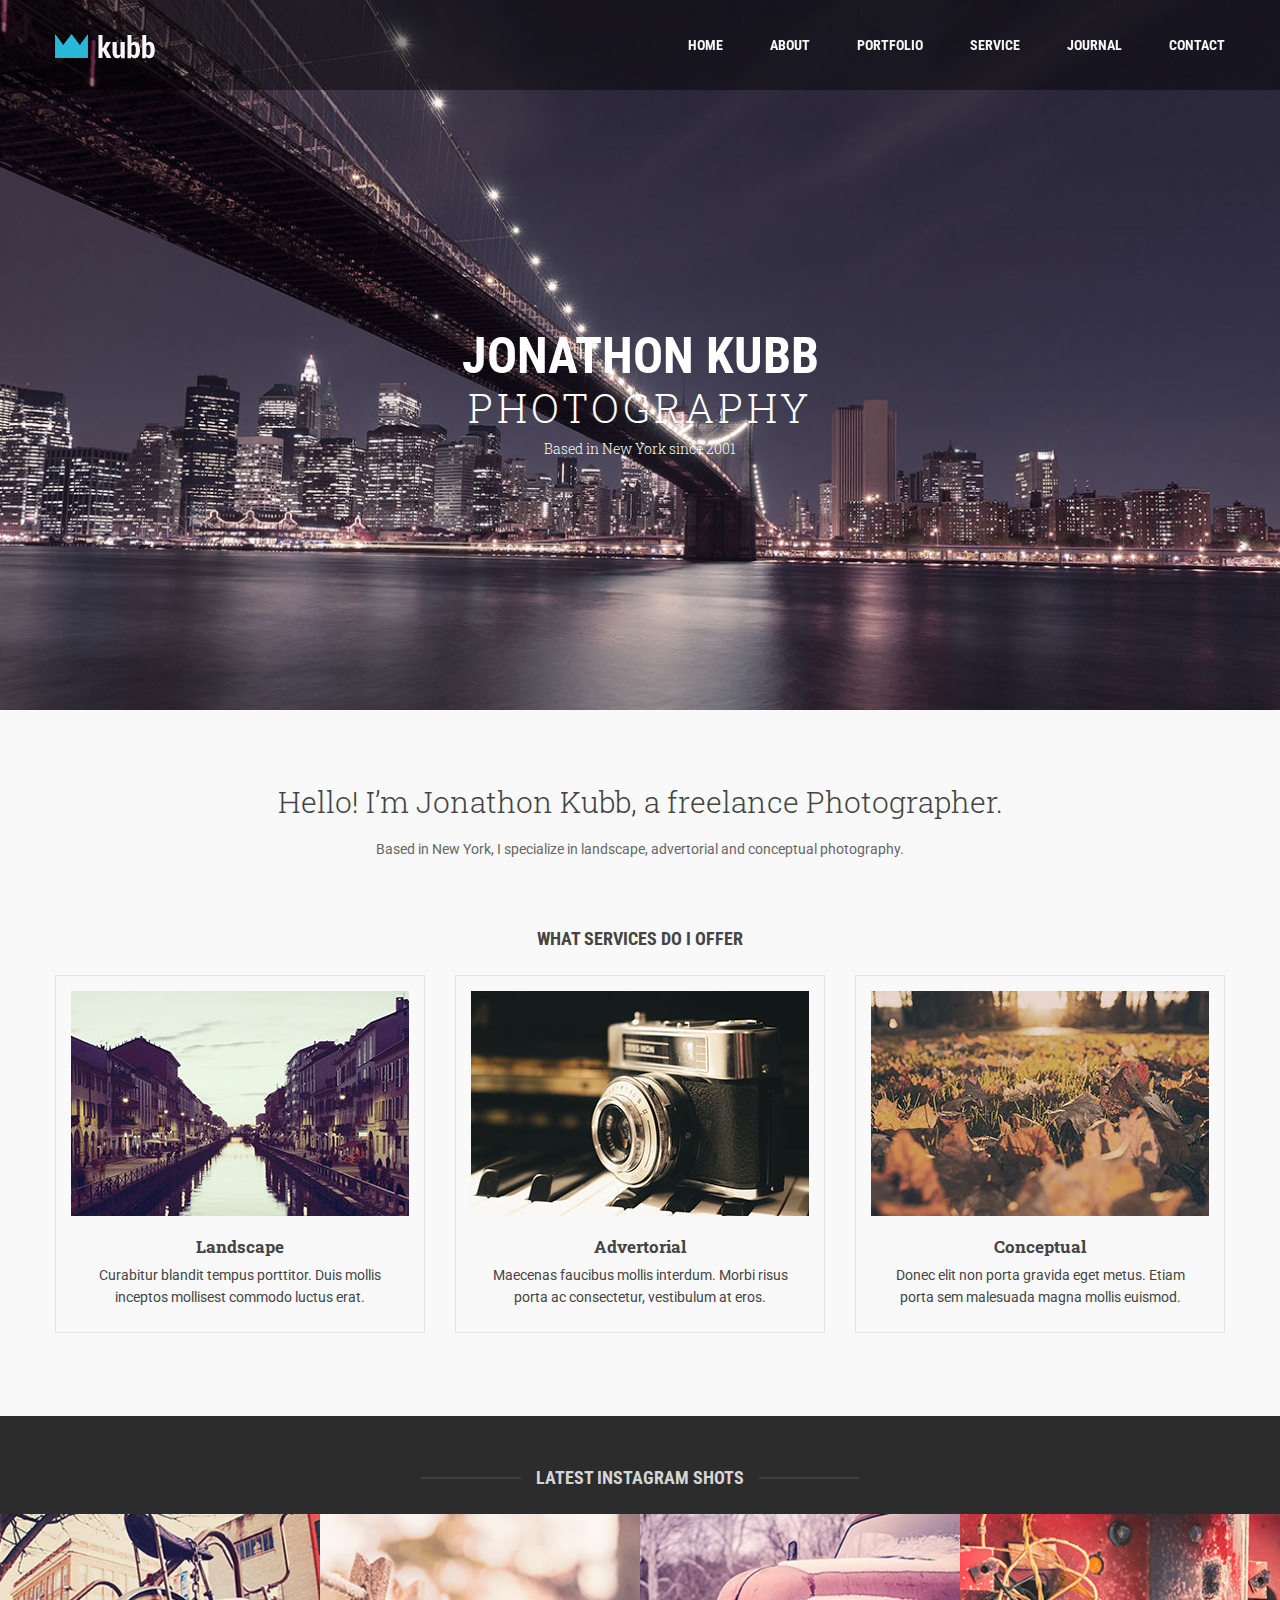
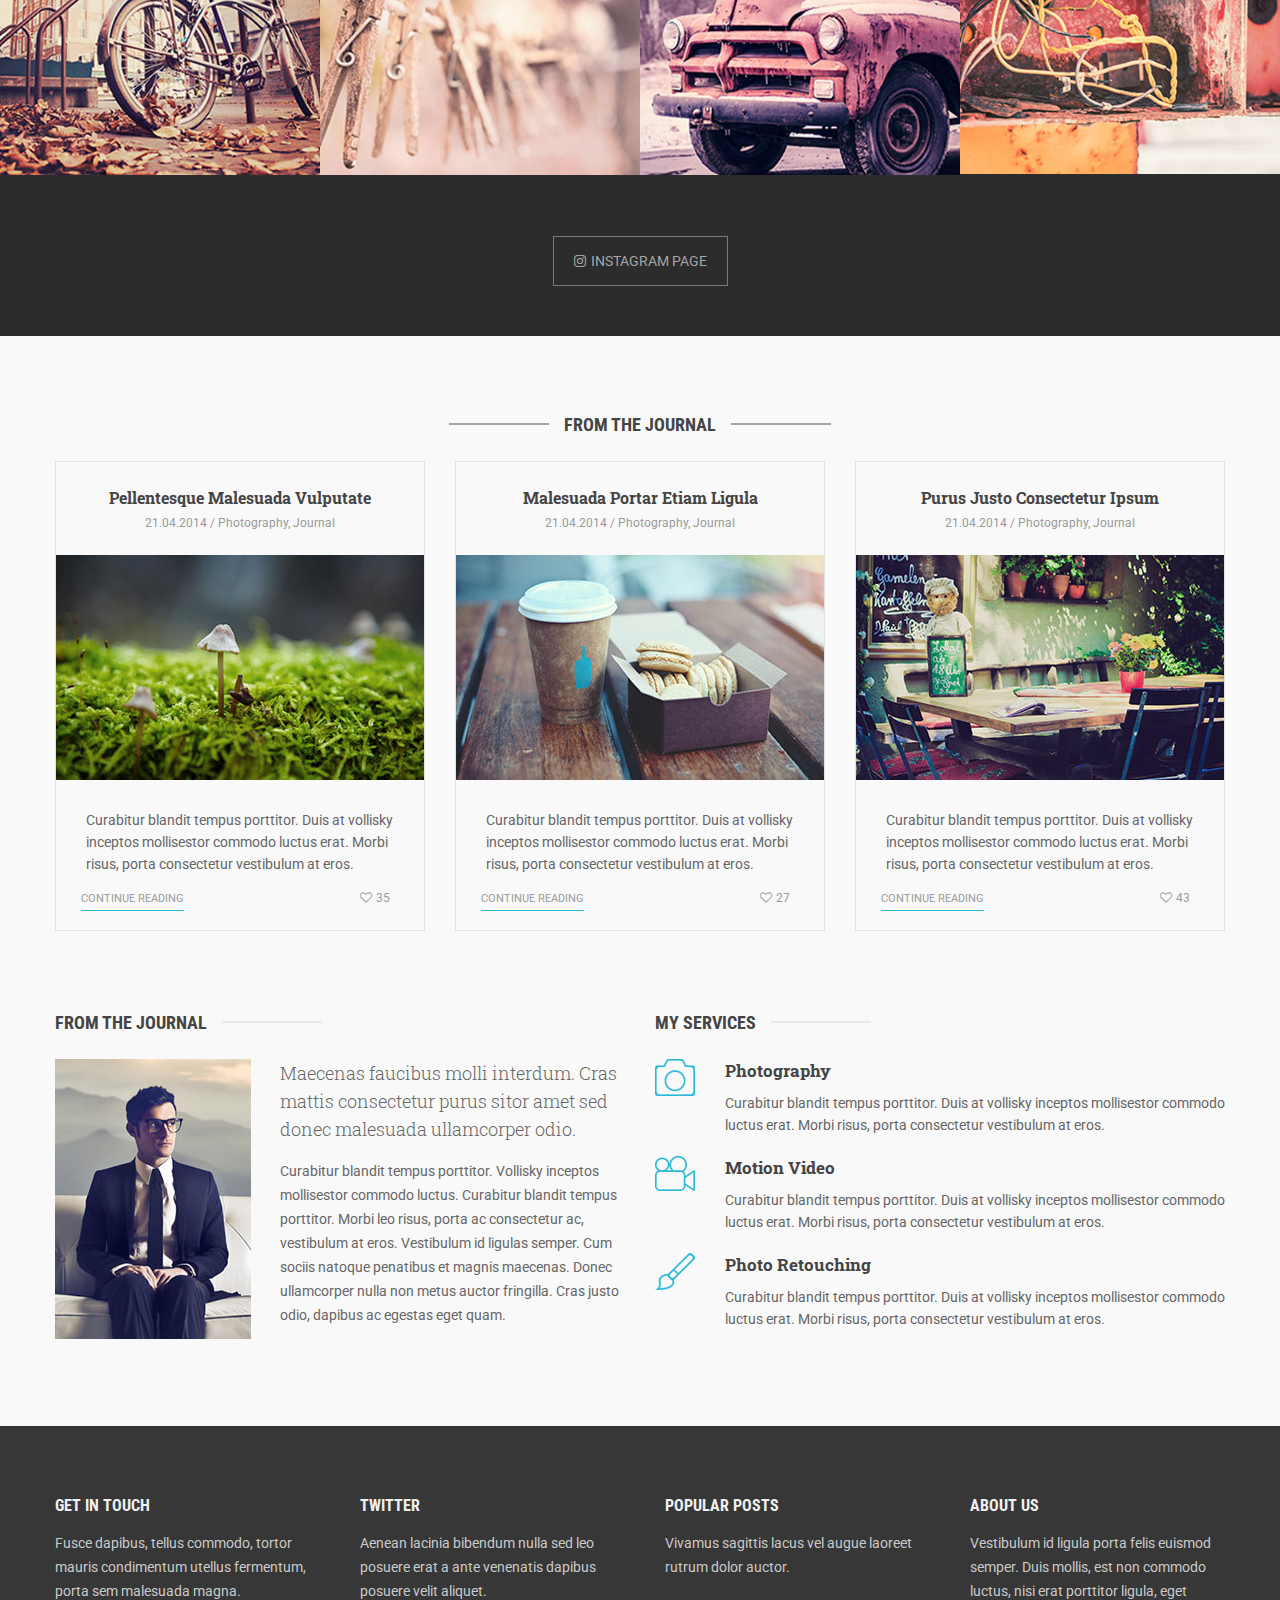
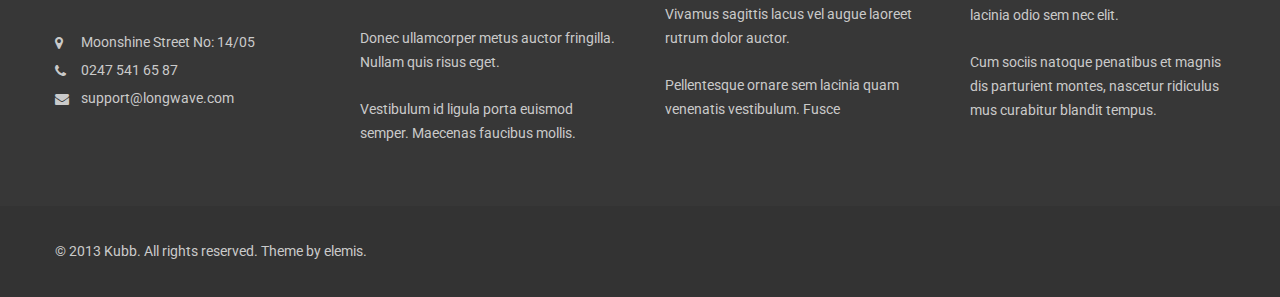
<file: index.html>
<!DOCTYPE html>
<html lang="en">
<head>
    <meta charset="UTF-8">
    <meta name="viewport" content="width=device-width, initial-scale=1.0">
    <title>Document</title>
    <link rel="stylesheet" href="https://stackpath.bootstrapcdn.com/font-awesome/4.7.0/css/font-awesome.min.css">
    <link href="https://fonts.googleapis.com/css2?family=Roboto:wght@300;400;500;700&display=swap" rel="stylesheet">
    <link href="https://fonts.googleapis.com/css2?family=Roboto+Condensed:wght@300;400;700&family=Roboto+Slab:wght@300;400;500;700&display=swap" rel="stylesheet">
    <link rel="stylesheet" href="css/style.css">
</head>
<body>
     <!--====navbar part goes here=====-->
     <nav>
        <div class="container">
            <div class="logo">
                <img src="images/logo.png" alt="logo">
            </div>
            <div class="menu">
                <ul>
                    <li><a href="index.html">home</a></li>
                    <li><a href="about.html">about</a></li>
                    <li><a href="portfolio.html">portfolio</a></li>
                    <li><a href="service.html">service</a></li>
                    <li><a href="journal.html">journal</a></li>
                    <li><a href="contact.html">contact</a></li>
                </ul>
            </div>
            <div class="clr"></div>
        </div>
    </nav>
	<!--navbar part end here-->
    <!--====Banner part goes here=====-->
    <section id="banner">
        <div class="container">
            <div class="banner-text">
                <h1>Jonathon Kubb</h1>
                <h3>Photography</h3>
                <p>Based in New York since 2001</p>
            </div>
        </div>
    </section>
    <!--====Banner part end here=====-->
    <!--====intro part goes here=====-->
    <section id="intro">
        <div class="container">
            <div class="intro-text">
                <h2>Hello! I’m Jonathon Kubb, a freelance Photographer.</h2>
                <p>Based in New York, I specialize in landscape, advertorial and conceptual photography. </p>
            </div>
        </div>
    </section>
    <!--====intro part end here=====-->
    <!--====sevice part goes here=====-->
    <section id="service">
        <div class="container">
            <div class="head">
                <h3>What services do I offer</h3>
             </div>

                <div class="sevice-main">
                    <div class="service-item">
                        <img src="images/service1.jpg" alt="service1" width="100%">
                        <h3>Landscape</h3>
                        <p>Curabitur blandit tempus porttitor. Duis mollis inceptos mollisest commodo luctus erat. </p>
                    </div>

                    <div class="service-item mx">
                        <img src="images/service2.jpg" alt="service2" width="100%">
                        <h3>Advertorial </h3>
                        <p>Maecenas faucibus mollis interdum. Morbi risus porta ac consectetur, vestibulum at eros.</p>
                    </div>
                
                
                    <div class="service-item">
                        <img src="images/service3.jpg" alt="service3" width="100%">
                        <h3>Conceptual</h3>
                        <p>Donec elit non porta gravida eget metus. Etiam porta sem malesuada magna mollis euismod. </p>
                    </div>
                </div>
                <div class="clr"></div>
            </div>
        </div>
    </section>
    <!--====Navbar part end here=====-->
    <!--====gallery part end here=====-->
    <section id="gallery">
        <div class="head">
            <h3>Latest ınstagram shots</h3>
        </div>
        <div class="gal-main">
            <div class="gal-item">
                <img src="images/gal1.jpg" alt="gal1" width="100%">
            </div>
            <div class="gal-item">
                <img src="images/gal2.jpg" alt="gal2" width="100%">
            </div>
            <div class="gal-item">
                <img src="images/gal3.jpg" alt="gal3" width="100%">
            </div>
            <div class="gal-item">
                <img src="images/gal4.jpg" alt="gal4" width="100%">
            </div>
            <div class="clr"></div>
        </div>
        <div class="gal-btn">
            <a href="#"><i class="fa fa-instagram""></i>
                Instagram page</a>
        </div>
        <div class="clr"></div>
    </section>
    <!--====gallery part end here=====-->
    <!--====journal part goes here=====-->
    <section id="journal">
        <div class="container">
            <div class="head">
                <h3>From the Journal</h3>
            </div>
            <div class="journal-main">
                <div class="journal-item">
                    <div class="journal-top">
                        <h2>Pellentesque  Malesuada Vulputate</h2>
                    <h6>21.04.2014  /  Photography, Journal</h6>
                    </div>
                    <img src="images/journal1.jpg" alt="journal1" width="100%">
                    <div class="journal-bottom">
                        <p>Curabitur blandit tempus porttitor. Duis at vollisky inceptos mollisestor commodo luctus erat. Morbi  risus, porta consectetur vestibulum at eros.</p>

                        <h6><a href="#">Continue Reading</a> <span> <i class="fa fa-heart-o"></i>35</span></h6>
                    </div>
                </div>

                <div class="journal-item mx">
                    <div class="journal-top">
                        <h2>Malesuada Portar Etiam Ligula</h2>
                    <h6>21.04.2014  /  Photography, Journal</h6>
                    </div>
                    <img src="images/journal2.jpg" alt="journal2" width="100%">
                    <div class="journal-bottom">
                        <p>Curabitur blandit tempus porttitor. Duis at vollisky inceptos mollisestor commodo luctus erat. Morbi  risus, porta consectetur vestibulum at eros.</p>

                        <h6><a href="#">Continue Reading</a> <span> <i class="fa fa-heart-o"></i>27</span></h6>
                    </div>
                </div>

                <div class="journal-item">
                    <div class="journal-top">
                        <h2>Purus Justo Consectetur Ipsum</h2>
                    <h6>21.04.2014  /  Photography, Journal</h6>
                    </div>
                    <img src="images/journal3.jpg" alt="journal3" width="100%">
                    <div class="journal-bottom">
                        <p>Curabitur blandit tempus porttitor. Duis at vollisky inceptos mollisestor commodo luctus erat. Morbi  risus, porta consectetur vestibulum at eros.</p>

                        <h6><a href="#">Continue Reading</a> <span> <i class="fa fa-heart-o"></i>43</span></h6>
                    </div>
                </div>
                <div class="clr"></div>
            </div>
        </div>
    </section>
    <!--====journal part end here=====-->
    <!--====little part goes here=====-->
    <section id="little">
        <div class="container">
            <div class="little-left">
                <div class="head">
                    <h3>From the Journal</h3>
                </div>
                
                <div class="little-left-main">
                    <div class="little-left-img">
                        <img src="images/little.jpg" alt="little">
                    </div>
                    <div class="little-left-text">
                        <h5>Maecenas faucibus molli interdum. Cras mattis consectetur purus sitor amet sed donec malesuada ullamcorper odio.</h5>
                        <p>Curabitur blandit tempus porttitor. Vollisky inceptos mollisestor commodo luctus. Curabitur blandit tempus porttitor. Morbi leo risus, porta ac consectetur ac, vestibulum at eros. Vestibulum id ligulas semper. Cum sociis natoque penatibus et magnis maecenas. Donec ullamcorper nulla non metus auctor fringilla. Cras justo odio, dapibus ac egestas eget quam.</p>
                    </div>
                    <div class="clr"></div>
                </div>

            </div>
            <div class="little-right">
                <div class="head">
                    <h3>My Services</h3>
                </div>
                <div class="clr"></div>

                <div class="little-service-main">
                    <div class="little-service-icon">
                        <img src="images/icon1.png" alt="icon1">
                    </div>
                    <div class="little-service-text">
                        <h2>Photography</h2>
                        <p>Curabitur blandit tempus porttitor. Duis at vollisky inceptos mollisestor commodo luctus erat. Morbi  risus, porta consectetur vestibulum at eros.</p>
                    </div>
                    <div class="clr"></div>

                    <div class="little-service-icon">
                        <img src="images/icon2.png" alt="icon2">
                    </div>
                    <div class="little-service-text">
                        <h2>Motion Video</h2>
                        <p>Curabitur blandit tempus porttitor. Duis at vollisky inceptos mollisestor commodo luctus erat. Morbi  risus, porta consectetur vestibulum at eros.</p>
                    </div>
                    <div class="clr"></div>

                    <div class="little-service-icon">
                        <img src="images/icon3.png" alt="icon2">
                    </div>
                    <div class="little-service-text">
                        <h2>Photo Retouching</h2>
                        <p>Curabitur blandit tempus porttitor. Duis at vollisky inceptos mollisestor commodo luctus erat. Morbi  risus, porta consectetur vestibulum at eros.</p>
                    </div>
                    <div class="clr"></div>
                </div>
            </div>
            <div class="clr"></div>
        </div>
    </section>
    <!--====little part end here=====-->
    <!--====footer part goes here=====-->
    <footer id="footer">
        <div class="container">
            <div class="footer-item">
                <h2>Get In Touch</h2>
                <p>Fusce dapibus, tellus commodo, tortor mauris condimentum utellus fermentum, porta sem malesuada magna. </p>
                <div class="address">
                <div class="address-item">
                    <div class="icon">
                        <i class="fa fa-map-marker"></i>
                    </div>
                    <div class="address-text">
                       <h6>Moonshine Street No: 14/05 </h6> 
                    </div>
                    <div class="clr"></div>
                </div>

                <div class="address-item">
                    <div class="icon">
                        <i class="fa fa-phone"></i>
                    </div>
                    <div class="address-text">
                       <h6>0247 541 65 87 </h6> 
                    </div>
                <div class="clr"></div>
                </div>


                <div class="address-item">
                    <div class="icon">
                        <i class="fa fa-envelope"></i>
                    </div>
                    <div class="address-text">
                       <h6>support@longwave.com</h6> 
                    </div>
                    <div class="clr"></div>
                </div>
                </div>
            </div>
            <div class="footer-item footer-item2">
                <h2>Twitter</h2>
                <p>Aenean lacinia bibendum nulla sed leo posuere erat a ante venenatis dapibus posuere velit aliquet. </p>
                <p>Donec ullamcorper metus auctor fringilla. Nullam quis risus eget.</p>
                <p>Vestibulum id ligula porta  euismod semper. Maecenas faucibus mollis.</p>
            </div>
            <div class="footer-item footer-item2">
                <h2>Popular Posts</h2>
                <p>Vivamus sagittis lacus vel augue laoreet rutrum dolor auctor.</p>
                <p>Vivamus sagittis lacus vel augue laoreet rutrum dolor auctor.</p>
                <p>Pellentesque ornare sem lacinia quam venenatis vestibulum. Fusce </p>
            </div>
            <div class="footer-item footer-item2 mr-none">
                <h2>About Us</h2>
                <p>Vestibulum id ligula porta felis euismod semper. Duis mollis, est non commodo luctus, nisi erat porttitor ligula, eget lacinia odio sem nec elit. </p>
                <p>Cum sociis natoque penatibus et magnis dis parturient montes, nascetur ridiculus mus curabitur blandit tempus.</p>
            </div>
            
            <div class="clr"></div>
        </div>
    </footer>
    <!--====footer part end here=====-->
    <!--====copyright part goes here=====-->
    <section id="copyright">
        <div class="container">
            <div class="copyright-text">
                <p>© 2013 Kubb. All rights reserved. Theme by elemis.</p>
            </div>
        </div>
    </section>
    <!--====copyright part end here=====-->

    
</body>
</html>
</file>
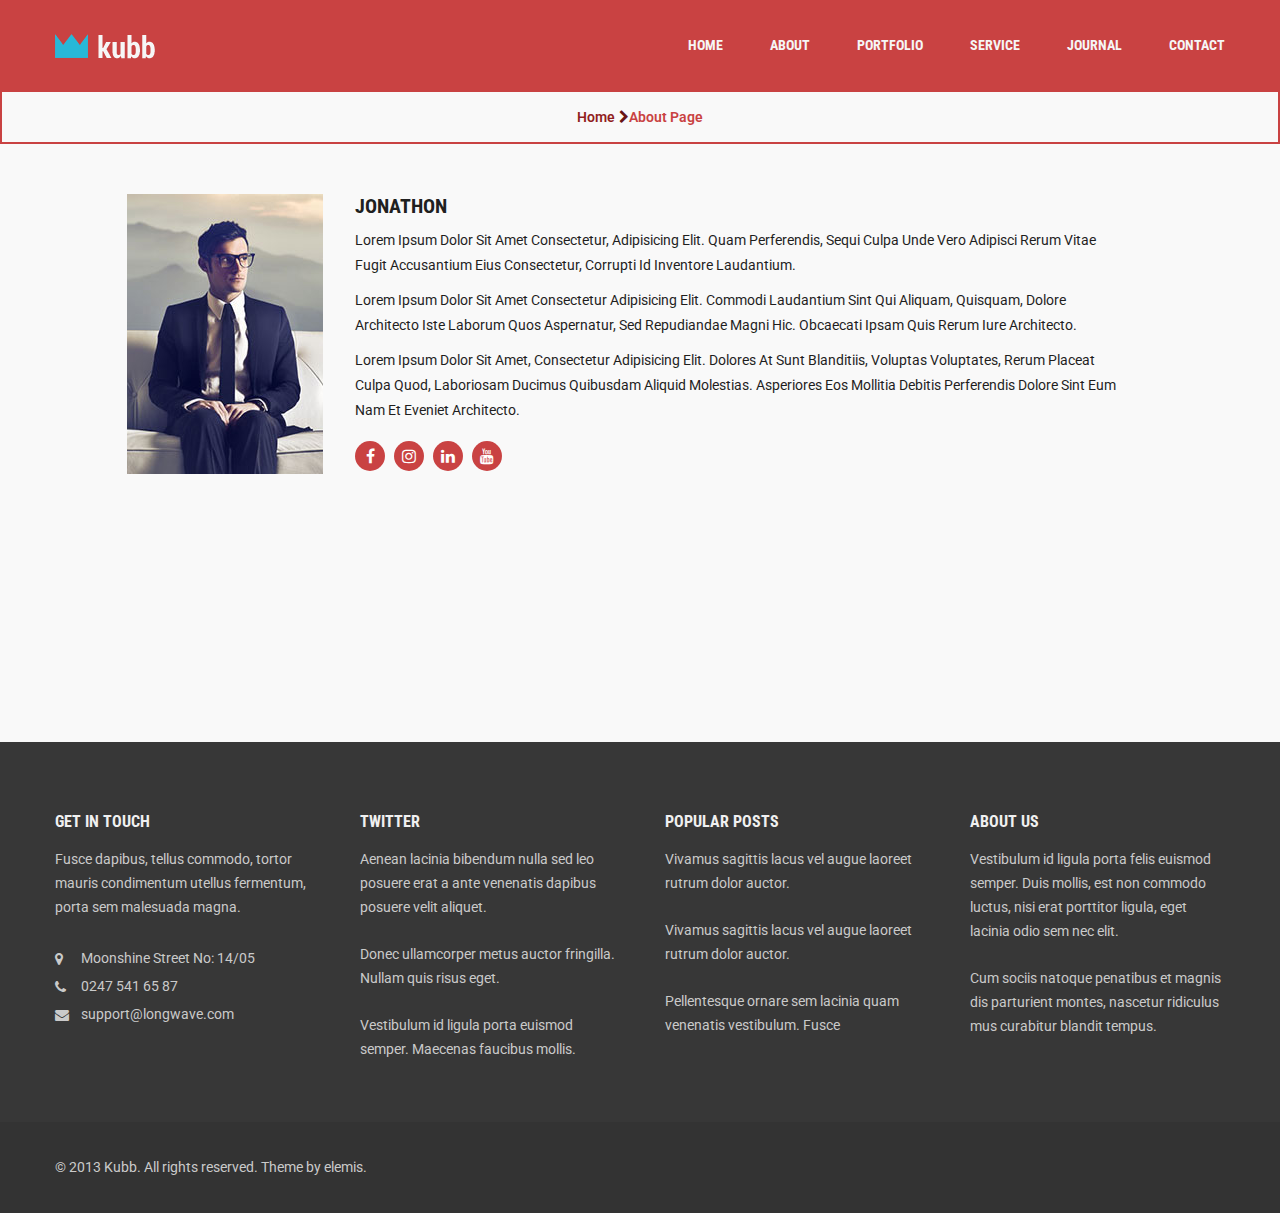
<file: about.html>
<!DOCTYPE html>
<html lang="en">
<head>
    <meta charset="UTF-8">
    <meta name="viewport" content="width=device-width, initial-scale=1.0">
    <title>Document</title>
    <link rel="stylesheet" href="https://stackpath.bootstrapcdn.com/font-awesome/4.7.0/css/font-awesome.min.css">
    <link href="https://fonts.googleapis.com/css2?family=Roboto:wght@300;400;500;700&display=swap" rel="stylesheet">
    <link href="https://fonts.googleapis.com/css2?family=Roboto+Condensed:wght@300;400;700&family=Roboto+Slab:wght@300;400;500;700&display=swap" rel="stylesheet">
    <link rel="stylesheet" href="css/style.css">
</head>
<body id="about-page">
     <!--====navbar part goes here=====-->
     <nav>
        <div class="container">
            <div class="logo">
                <img src="images/logo.png" alt="logo">
            </div>
            <div class="menu">
                <ul>
                    <li><a href="index.html">home</a></li>
                    <li><a href="about.html">about</a></li>
                    <li><a href="portfolio.html">portfolio</a></li>
                    <li><a href="service.html">service</a></li>
                    <li><a href="journal.html">journal</a></li>
                    <li><a href="contact.html">contact</a></li>
                </ul>
            </div>
            <div class="clr"></div>
        </div>
    </nav>
	<!--navbar part end here-->
    <!--about page goes here-->
    <section id="bread">
        <div class="container">
            <div class="breadcumb">
            <a href="index.html">home</a>  <i class="fa fa-chevron-right"></i><span>about page</span>
            </div>
        </div>
    </section>
    <section id="about-us">
        <div class="container">
            <div class="about-img">
                <img src="images/little.jpg" alt="little">
            </div>
            <div class="about-text">
                <h3>JONATHON</h3>
                <p>Lorem ipsum dolor sit amet consectetur, adipisicing elit. Quam perferendis, sequi culpa unde vero adipisci rerum vitae fugit accusantium eius consectetur, corrupti id inventore laudantium.</p>
                <p>Lorem ipsum dolor sit amet consectetur adipisicing elit. Commodi laudantium sint qui aliquam, quisquam, dolore architecto iste laborum quos aspernatur, sed repudiandae magni hic. Obcaecati ipsam quis rerum iure architecto.</p>
                <p>Lorem ipsum dolor sit amet, consectetur adipisicing elit. Dolores at sunt blanditiis, voluptas voluptates, rerum placeat culpa quod, laboriosam ducimus quibusdam aliquid molestias. Asperiores eos mollitia debitis perferendis dolore sint eum nam et eveniet architecto.</p>
                <div class="social">
                    <a href="#"><i class="fa fa-facebook"></i></a>
                    <a href="#"><i class="fa fa-instagram"></i></a>
                    <a href="#"><i class="fa fa-linkedin"></i></a>
                    <a href="#"><i class="fa fa-youtube"></i></a>
                </div>
            </div>
            <div class="clr"></div>
        </div>
    </section>

    <section id="funfact">
        <div class="container">
            <marquee direction="left-right">
            <div class="fun-fact-item1">
                <div class="fun-fact-item">
                    <h3>200</h3>
                    <p>total project</p>
                </div>
            </div>
                 <div class="fun-fact-item1">
                    <div class="fun-fact-item mlr">
                        <h3>200</h3>
                        <p>total project</p>
                    </div>
                 </div>
                <div class="fun-fact-item1">
                    <div class="fun-fact-item mlr">
                        <h3>200</h3>
                        <p>total project</p>
                    </div>
                </div>
            <div class="fun-fact-item1">
                <div class="fun-fact-item mlr">
                    <h3>200</h3>
                    <p>total project</p>
                </div>
            </div>
        </marquee>
            <div class="clr"></div>
        </div>
    </section>
    <!--about page end here-->
    <!--====footer part goes here=====-->
    <footer id="footer">
        <div class="container">
            <div class="footer-item">
                <h2>Get In Touch</h2>
                <p>Fusce dapibus, tellus commodo, tortor mauris condimentum utellus fermentum, porta sem malesuada magna. </p>
                <div class="address">
                <div class="address-item">
                    <div class="icon">
                        <i class="fa fa-map-marker"></i>
                    </div>
                    <div class="address-text">
                       <h6>Moonshine Street No: 14/05 </h6> 
                    </div>
                    <div class="clr"></div>
                </div>

                <div class="address-item">
                    <div class="icon">
                        <i class="fa fa-phone"></i>
                    </div>
                    <div class="address-text">
                       <h6>0247 541 65 87 </h6> 
                    </div>
                <div class="clr"></div>
                </div>


                <div class="address-item">
                    <div class="icon">
                        <i class="fa fa-envelope"></i>
                    </div>
                    <div class="address-text">
                       <h6>support@longwave.com</h6> 
                    </div>
                    <div class="clr"></div>
                </div>
                </div>
            </div>
            <div class="footer-item footer-item2">
                <h2>Twitter</h2>
                <p>Aenean lacinia bibendum nulla sed leo posuere erat a ante venenatis dapibus posuere velit aliquet. </p>
                <p>Donec ullamcorper metus auctor fringilla. Nullam quis risus eget.</p>
                <p>Vestibulum id ligula porta  euismod semper. Maecenas faucibus mollis.</p>
            </div>
            <div class="footer-item footer-item2">
                <h2>Popular Posts</h2>
                <p>Vivamus sagittis lacus vel augue laoreet rutrum dolor auctor.</p>
                <p>Vivamus sagittis lacus vel augue laoreet rutrum dolor auctor.</p>
                <p>Pellentesque ornare sem lacinia quam venenatis vestibulum. Fusce </p>
            </div>
            <div class="footer-item footer-item2 mr-none">
                <h2>About Us</h2>
                <p>Vestibulum id ligula porta felis euismod semper. Duis mollis, est non commodo luctus, nisi erat porttitor ligula, eget lacinia odio sem nec elit. </p>
                <p>Cum sociis natoque penatibus et magnis dis parturient montes, nascetur ridiculus mus curabitur blandit tempus.</p>
            </div>
            
            <div class="clr"></div>
        </div>
    </footer>
    <!--====footer part end here=====-->
    <!--====copyright part goes here=====-->
    <section id="copyright">
        <div class="container">
            <div class="copyright-text">
                <p>© 2013 Kubb. All rights reserved. Theme by elemis.</p>
            </div>
        </div>
    </section>
    <!--====copyright part end here=====-->
</body>
</html>
</file>
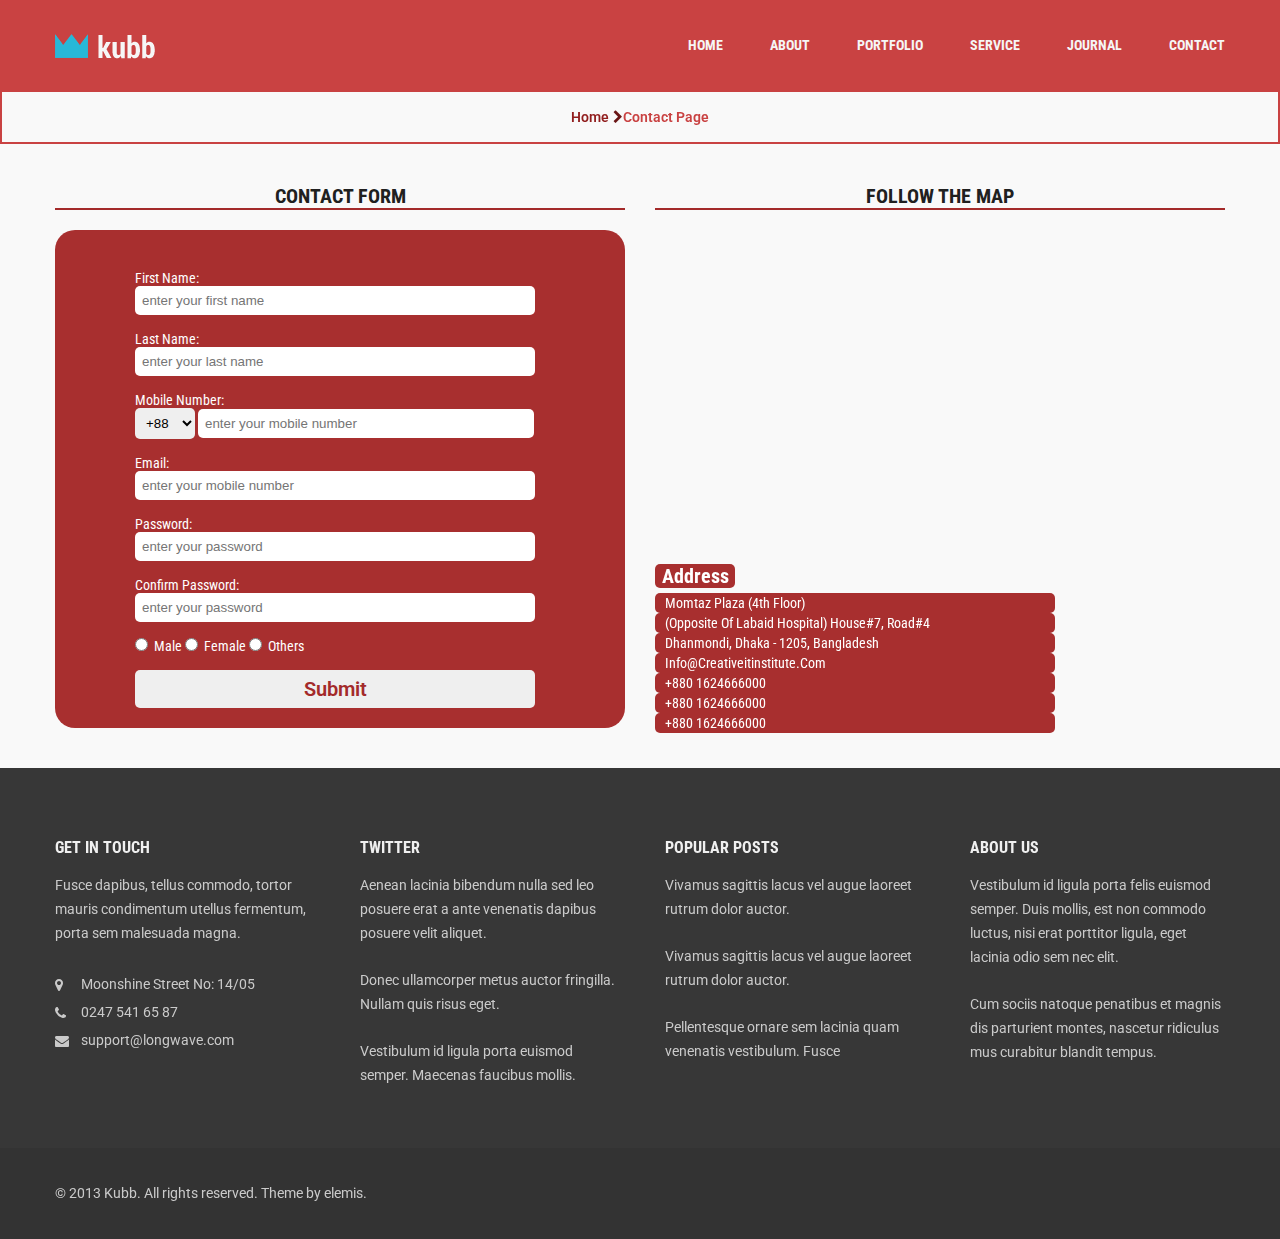
<file: contact.html>
<!DOCTYPE html>
<html lang="en">
<head>
    <meta charset="UTF-8">
    <meta name="viewport" content="width=device-width, initial-scale=1.0">
    <title>Document</title>
    <link rel="stylesheet" href="https://stackpath.bootstrapcdn.com/font-awesome/4.7.0/css/font-awesome.min.css">
    <link href="https://fonts.googleapis.com/css2?family=Roboto:wght@300;400;500;700&display=swap" rel="stylesheet">
    <link href="https://fonts.googleapis.com/css2?family=Roboto+Condensed:wght@300;400;700&family=Roboto+Slab:wght@300;400;500;700&display=swap" rel="stylesheet">
    <link rel="stylesheet" href="css/style.css">
</head>
<body id="about-page">
     <!--====navbar part goes here=====-->
     <nav>
        <div class="container">
            <div class="logo">
                <img src="images/logo.png" alt="logo">
            </div>
            <div class="menu">
                <ul>
                    <li><a href="index.html">home</a></li>
                    <li><a href="about.html">about</a></li>
                    <li><a href="portfolio.html">portfolio</a></li>
                    <li><a href="service.html">service</a></li>
                    <li><a href="journal.html">journal</a></li>
                    <li><a href="contact.html">contact</a></li>
                </ul>
            </div>
            <div class="clr"></div>
        </div>
    </nav>
	<!--navbar part end here-->
    <!--about page goes here-->
    <section id="bread">
        <div class="container">
            <div class="breadcumb">
            <a href="index.html">home</a>  <i class="fa fa-chevron-right"></i><span>contact page</span>
            </div>
        </div>
    </section>
    <section>
        <div class="container">
            <div class="contact-form-main">
                <div class="contact-main1">
                     <h1 class="contact-form">contact form</h1>
                    <div class="register">
                        <form method="POST" id="register" action="">
                            
                            <div id="pt" class="label-item">
                                <label>first name:</label><br>
                                <input type="text" name="fname" id="name" placeholder="enter your first name"><br><br>
                            </div>
                            <div class="label-item">
                                <label>last name:</label><br>
                                <input type="text" name="lname" id="name" placeholder="enter your last name"><br><br>
                            </div>

                            <div class="label-item">
                                <label>mobile number:</label><br>
                                <select id="ph">
                                    <option value="">+88</option>
                                    <option value="">+89</option>
                                    <option value="">+80</option>
                                    <option value="">+81</option>
                                    <option value="">+82</option>
                                    <option value="">+83</option>
                                    <option value="">+84</option>
                                    <option value="">+85</option>
                                    <option value="">+86</option>
                                </select>
                            <input type="number" name="mnumber" id="num" placeholder="enter your mobile number"><br><br>
                            </div>

                            <div class="label-item">
                                <label>email:</label><br>
                                <input type="email" name="email" id="name" placeholder="enter your mobile number"><br><br>
                            </div>

                            <div class="label-item">
                                <label>password:</label><br>
                                <input type="password" name="pass" id="name" placeholder="enter your password"><br><br>
                            </div>

                            <div class="label-item">
                                <label>confirm password:</label><br>
                                <input type="password" name="pass" id="name" placeholder="enter your password"><br><br>
                            </div>

                            <div class="label-item">
                                <input type="radio" name="male" id="male"><span id="male">&nbsp; male</span>
                            <input type="radio" name="male" id="male"><span id="male">&nbsp; female</span>
                            <input type="radio" name="male" id="male"><span id="male">&nbsp; others</span><br><br>
                            </div>

                            <div class="label-item">
                            <input type="submit" value="submit" id="sub">
                            </div>
                        </form>
                    </div>
                </div>

            </div>
            <div class="map-main">
                <h1 class="contact-form">follow the map </h1>
                <div class="map">
                    <iframe src="https://www.google.com/maps/embed?pb=!1m18!1m12!1m3!1d3652.158661338827!2d90.38029261445563!3d23.741720895025782!2m3!1f0!2f0!3f0!3m2!1i1024!2i768!4f13.1!3m3!1m2!1s0x3755b8b7a55cd36f%3A0xfcc5b021faff43ea!2sCreative%20IT%20Institute!5e0!3m2!1sen!2sbd!4v1612431114527!5m2!1sen!2sbd" width="600" height="450" frameborder="0" style="border:0;" allowfullscreen="" aria-hidden="false" tabindex="0"></iframe>
                </div>
                
                    <div class="address1">
                        <h1>address</h1>
                        <div class="address-item">
                            <h4>Momtaz Plaza (4th floor)</h4>
                            <h4>(Opposite of Labaid Hospital) House#7, Road#4</h4>
                            <h4>Dhanmondi, Dhaka - 1205, Bangladesh</h4>
                            <h4>info@creativeitinstitute.com</h4>
                            <h4>+880 1624666000</h4>
                            <h4>+880 1624666000</h4>
                            <h4>+880 1624666000</h4>
                        </div>
                        <div class="address-item1">
                            
                            </div>
                    </div>
                    
                    <div class="clr"></div>
                </div>
               
                <div class="clr"></div>
            </div>

            <div class="clr"></div>
                
            </div>
            
        </div>
    </section>
    <section>
        <div class="container">
           
        </div>
    </section>
    <!--about page end here-->
    <!--====footer part goes here=====-->
    <footer id="footer">
        <div class="container">
            <div class="footer-item">
                <h2>Get In Touch</h2>
                <p>Fusce dapibus, tellus commodo, tortor mauris condimentum utellus fermentum, porta sem malesuada magna. </p>
                <div class="address">
                <div class="address-item">
                    <div class="icon">
                        <i class="fa fa-map-marker"></i>
                    </div>
                    <div class="address-text">
                       <h6>Moonshine Street No: 14/05 </h6> 
                    </div>
                    <div class="clr"></div>
                </div>

                <div class="address-item">
                    <div class="icon">
                        <i class="fa fa-phone"></i>
                    </div>
                    <div class="address-text">
                       <h6>0247 541 65 87 </h6> 
                    </div>
                <div class="clr"></div>
                </div>


                <div class="address-item">
                    <div class="icon">
                        <i class="fa fa-envelope"></i>
                    </div>
                    <div class="address-text">
                       <h6>support@longwave.com</h6> 
                    </div>
                    <div class="clr"></div>
                </div>
                </div>
            </div>
            <div class="footer-item footer-item2">
                <h2>Twitter</h2>
                <p>Aenean lacinia bibendum nulla sed leo posuere erat a ante venenatis dapibus posuere velit aliquet. </p>
                <p>Donec ullamcorper metus auctor fringilla. Nullam quis risus eget.</p>
                <p>Vestibulum id ligula porta  euismod semper. Maecenas faucibus mollis.</p>
            </div>
            <div class="footer-item footer-item2">
                <h2>Popular Posts</h2>
                <p>Vivamus sagittis lacus vel augue laoreet rutrum dolor auctor.</p>
                <p>Vivamus sagittis lacus vel augue laoreet rutrum dolor auctor.</p>
                <p>Pellentesque ornare sem lacinia quam venenatis vestibulum. Fusce </p>
            </div>
            <div class="footer-item footer-item2 mr-none">
                <h2>About Us</h2>
                <p>Vestibulum id ligula porta felis euismod semper. Duis mollis, est non commodo luctus, nisi erat porttitor ligula, eget lacinia odio sem nec elit. </p>
                <p>Cum sociis natoque penatibus et magnis dis parturient montes, nascetur ridiculus mus curabitur blandit tempus.</p>
            </div>
            
            <div class="clr"></div>
        </div>
    </footer>
    <!--====footer part end here=====-->
    <!--====copyright part goes here=====-->
    <section id="copyright">
        <div class="container">
            <div class="copyright-text">
                <p>© 2013 Kubb. All rights reserved. Theme by elemis.</p>
            </div>
        </div>
    </section>
    <!--====copyright part end here=====-->
</body>
</html>
</file>
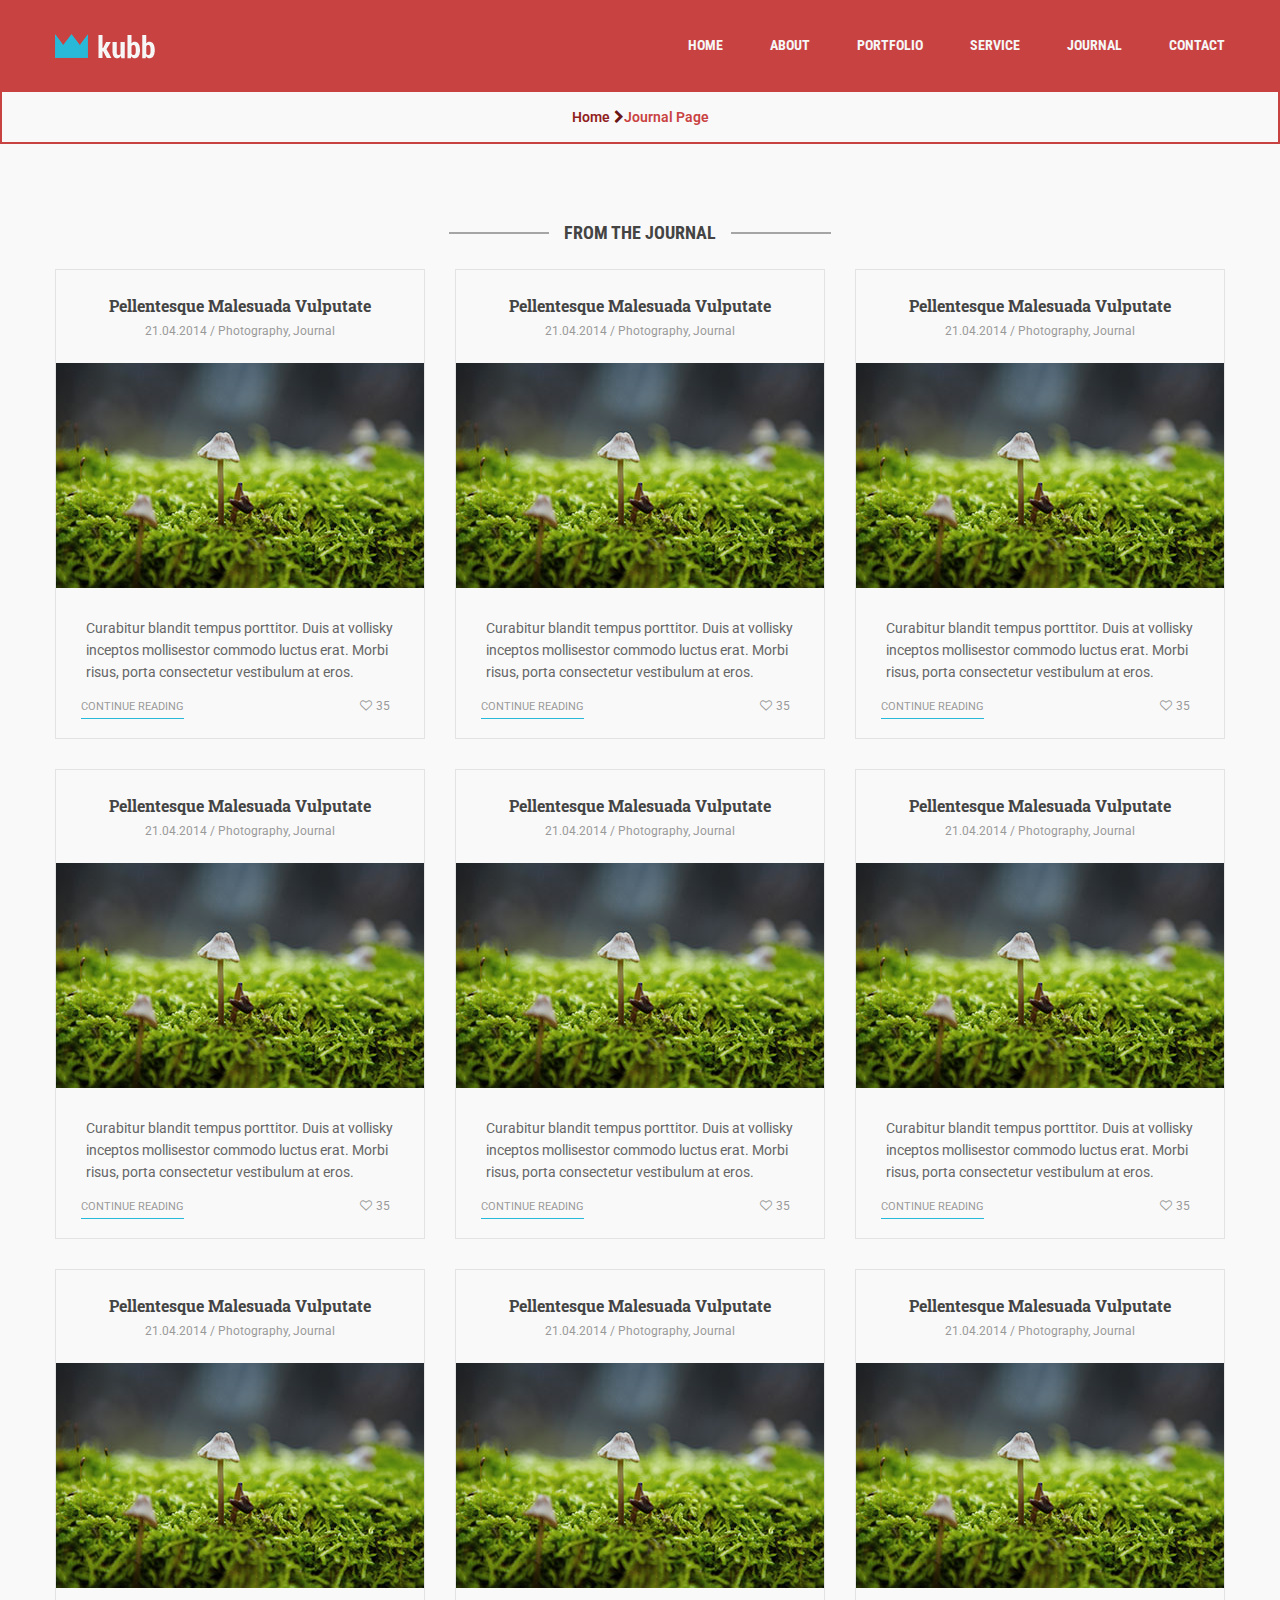
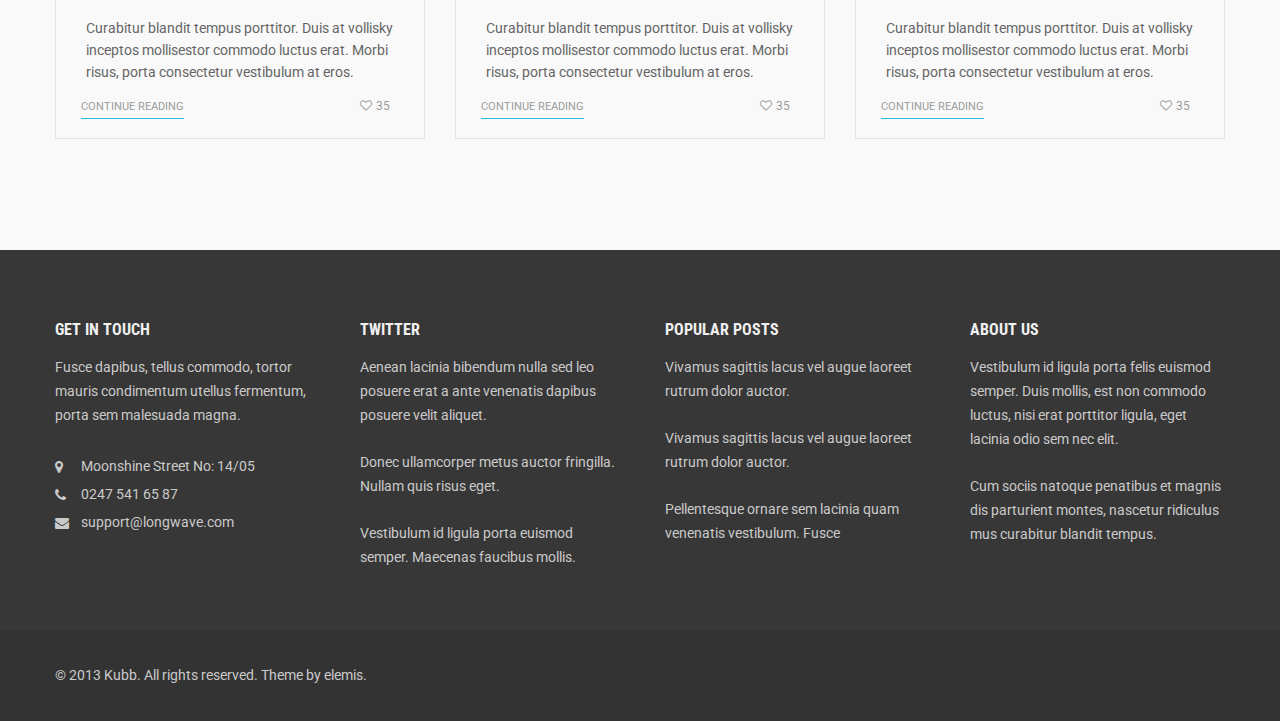
<file: journal.html>
<!DOCTYPE html>
<html lang="en">
<head>
    <meta charset="UTF-8">
    <meta name="viewport" content="width=device-width, initial-scale=1.0">
    <title>Document</title>
    <link rel="stylesheet" href="https://stackpath.bootstrapcdn.com/font-awesome/4.7.0/css/font-awesome.min.css">
    <link href="https://fonts.googleapis.com/css2?family=Roboto:wght@300;400;500;700&display=swap" rel="stylesheet">
    <link href="https://fonts.googleapis.com/css2?family=Roboto+Condensed:wght@300;400;700&family=Roboto+Slab:wght@300;400;500;700&display=swap" rel="stylesheet">
    <link rel="stylesheet" href="css/style.css">
</head>
<body id="about-page">
     <!--====navbar part goes here=====-->
     <nav>
        <div class="container">
            <div class="logo">
                <img src="images/logo.png" alt="logo">
            </div>
            <div class="menu">
                <ul>
                    <li><a href="index.html">home</a></li>
                    <li><a href="about.html">about</a></li>
                    <li><a href="portfolio.html">portfolio</a></li>
                    <li><a href="service.html">service</a></li>
                    <li><a href="journal.html">journal</a></li>
                    <li><a href="contact.html">contact</a></li>
                </ul>
            </div>
            <div class="clr"></div>
        </div>
    </nav>
	<!--navbar part end here-->
    <!--about page goes here-->
    <section id="bread">
        <div class="container">
            <div class="breadcumb">
            <a href="index.html">home</a>  <i class="fa fa-chevron-right"></i><span>journal page</span>
            </div>
        </div>
    </section>
    <section id="journal">
        <div class="container">
            <div class="head">
                <h3>From the Journal</h3>
            </div>
            <div class="journal-main journal-page-gal">
                <div class="journal-item ">
                    <div class="journal-top">
                        <h2>Pellentesque  Malesuada Vulputate</h2>
                    <h6>21.04.2014  /  Photography, Journal</h6>
                    </div>
                    <img src="images/journal1.jpg" alt="journal1" width="100%">
                    <div class="journal-bottom">
                        <p>Curabitur blandit tempus porttitor. Duis at vollisky inceptos mollisestor commodo luctus erat. Morbi  risus, porta consectetur vestibulum at eros.</p>

                        <h6><a href="#">Continue Reading</a> <span> <i class="fa fa-heart-o"></i>35</span></h6>
                    </div>
                </div>
                <div class="journal-item mx">
                    <div class="journal-top">
                        <h2>Pellentesque  Malesuada Vulputate</h2>
                    <h6>21.04.2014  /  Photography, Journal</h6>
                    </div>
                    <img src="images/journal1.jpg" alt="journal1" width="100%">
                    <div class="journal-bottom">
                        <p>Curabitur blandit tempus porttitor. Duis at vollisky inceptos mollisestor commodo luctus erat. Morbi  risus, porta consectetur vestibulum at eros.</p>

                        <h6><a href="#">Continue Reading</a> <span> <i class="fa fa-heart-o"></i>35</span></h6>
                    </div>
                </div>
                <div class="journal-item ">
                    <div class="journal-top">
                        <h2>Pellentesque  Malesuada Vulputate</h2>
                    <h6>21.04.2014  /  Photography, Journal</h6>
                    </div>
                    <img src="images/journal1.jpg" alt="journal1" width="100%">
                    <div class="journal-bottom">
                        <p>Curabitur blandit tempus porttitor. Duis at vollisky inceptos mollisestor commodo luctus erat. Morbi  risus, porta consectetur vestibulum at eros.</p>

                        <h6><a href="#">Continue Reading</a> <span> <i class="fa fa-heart-o"></i>35</span></h6>
                    </div>
                </div>
                <div class="journal-item">
                    <div class="journal-top">
                        <h2>Pellentesque  Malesuada Vulputate</h2>
                    <h6>21.04.2014  /  Photography, Journal</h6>
                    </div>
                    <img src="images/journal1.jpg" alt="journal1" width="100%">
                    <div class="journal-bottom">
                        <p>Curabitur blandit tempus porttitor. Duis at vollisky inceptos mollisestor commodo luctus erat. Morbi  risus, porta consectetur vestibulum at eros.</p>

                        <h6><a href="#">Continue Reading</a> <span> <i class="fa fa-heart-o"></i>35</span></h6>
                    </div>
                </div>
                <div class="journal-item mx">
                    <div class="journal-top">
                        <h2>Pellentesque  Malesuada Vulputate</h2>
                    <h6>21.04.2014  /  Photography, Journal</h6>
                    </div>
                    <img src="images/journal1.jpg" alt="journal1" width="100%">
                    <div class="journal-bottom">
                        <p>Curabitur blandit tempus porttitor. Duis at vollisky inceptos mollisestor commodo luctus erat. Morbi  risus, porta consectetur vestibulum at eros.</p>

                        <h6><a href="#">Continue Reading</a> <span> <i class="fa fa-heart-o"></i>35</span></h6>
                    </div>
                </div>
                <div class="journal-item">
                    <div class="journal-top">
                        <h2>Pellentesque  Malesuada Vulputate</h2>
                    <h6>21.04.2014  /  Photography, Journal</h6>
                    </div>
                    <img src="images/journal1.jpg" alt="journal1" width="100%">
                    <div class="journal-bottom">
                        <p>Curabitur blandit tempus porttitor. Duis at vollisky inceptos mollisestor commodo luctus erat. Morbi  risus, porta consectetur vestibulum at eros.</p>

                        <h6><a href="#">Continue Reading</a> <span> <i class="fa fa-heart-o"></i>35</span></h6>
                    </div>
                </div>
                <div class="journal-item">
                    <div class="journal-top">
                        <h2>Pellentesque  Malesuada Vulputate</h2>
                    <h6>21.04.2014  /  Photography, Journal</h6>
                    </div>
                    <img src="images/journal1.jpg" alt="journal1" width="100%">
                    <div class="journal-bottom">
                        <p>Curabitur blandit tempus porttitor. Duis at vollisky inceptos mollisestor commodo luctus erat. Morbi  risus, porta consectetur vestibulum at eros.</p>

                        <h6><a href="#">Continue Reading</a> <span> <i class="fa fa-heart-o"></i>35</span></h6>
                    </div>
                </div>
                <div class="journal-item mx">
                    <div class="journal-top">
                        <h2>Pellentesque  Malesuada Vulputate</h2>
                    <h6>21.04.2014  /  Photography, Journal</h6>
                    </div>
                    <img src="images/journal1.jpg" alt="journal1" width="100%">
                    <div class="journal-bottom">
                        <p>Curabitur blandit tempus porttitor. Duis at vollisky inceptos mollisestor commodo luctus erat. Morbi  risus, porta consectetur vestibulum at eros.</p>

                        <h6><a href="#">Continue Reading</a> <span> <i class="fa fa-heart-o"></i>35</span></h6>
                    </div>
                </div>
                <div class="journal-item">
                    <div class="journal-top">
                        <h2>Pellentesque  Malesuada Vulputate</h2>
                    <h6>21.04.2014  /  Photography, Journal</h6>
                    </div>
                    <img src="images/journal1.jpg" alt="journal1" width="100%">
                    <div class="journal-bottom">
                        <p>Curabitur blandit tempus porttitor. Duis at vollisky inceptos mollisestor commodo luctus erat. Morbi  risus, porta consectetur vestibulum at eros.</p>

                        <h6><a href="#">Continue Reading</a> <span> <i class="fa fa-heart-o"></i>35</span></h6>
                    </div>
                </div>

                
                <div class="clr"></div>
            </div>
        </div>
    </section>

    <!--about page end here-->
    <!--====footer part goes here=====-->
    <footer id="footer">
        <div class="container">
            <div class="footer-item">
                <h2>Get In Touch</h2>
                <p>Fusce dapibus, tellus commodo, tortor mauris condimentum utellus fermentum, porta sem malesuada magna. </p>
                <div class="address">
                <div class="address-item">
                    <div class="icon">
                        <i class="fa fa-map-marker"></i>
                    </div>
                    <div class="address-text">
                       <h6>Moonshine Street No: 14/05 </h6> 
                    </div>
                    <div class="clr"></div>
                </div>

                <div class="address-item">
                    <div class="icon">
                        <i class="fa fa-phone"></i>
                    </div>
                    <div class="address-text">
                       <h6>0247 541 65 87 </h6> 
                    </div>
                <div class="clr"></div>
                </div>


                <div class="address-item">
                    <div class="icon">
                        <i class="fa fa-envelope"></i>
                    </div>
                    <div class="address-text">
                       <h6>support@longwave.com</h6> 
                    </div>
                    <div class="clr"></div>
                </div>
                </div>
            </div>
            <div class="footer-item footer-item2">
                <h2>Twitter</h2>
                <p>Aenean lacinia bibendum nulla sed leo posuere erat a ante venenatis dapibus posuere velit aliquet. </p>
                <p>Donec ullamcorper metus auctor fringilla. Nullam quis risus eget.</p>
                <p>Vestibulum id ligula porta  euismod semper. Maecenas faucibus mollis.</p>
            </div>
            <div class="footer-item footer-item2">
                <h2>Popular Posts</h2>
                <p>Vivamus sagittis lacus vel augue laoreet rutrum dolor auctor.</p>
                <p>Vivamus sagittis lacus vel augue laoreet rutrum dolor auctor.</p>
                <p>Pellentesque ornare sem lacinia quam venenatis vestibulum. Fusce </p>
            </div>
            <div class="footer-item footer-item2 mr-none">
                <h2>About Us</h2>
                <p>Vestibulum id ligula porta felis euismod semper. Duis mollis, est non commodo luctus, nisi erat porttitor ligula, eget lacinia odio sem nec elit. </p>
                <p>Cum sociis natoque penatibus et magnis dis parturient montes, nascetur ridiculus mus curabitur blandit tempus.</p>
            </div>
            
            <div class="clr"></div>
        </div>
    </footer>
    <!--====footer part end here=====-->
    <!--====copyright part goes here=====-->
    <section id="copyright">
        <div class="container">
            <div class="copyright-text">
                <p>© 2013 Kubb. All rights reserved. Theme by elemis.</p>
            </div>
        </div>
    </section>
    <!--====copyright part end here=====-->
</body>
</html>
</file>
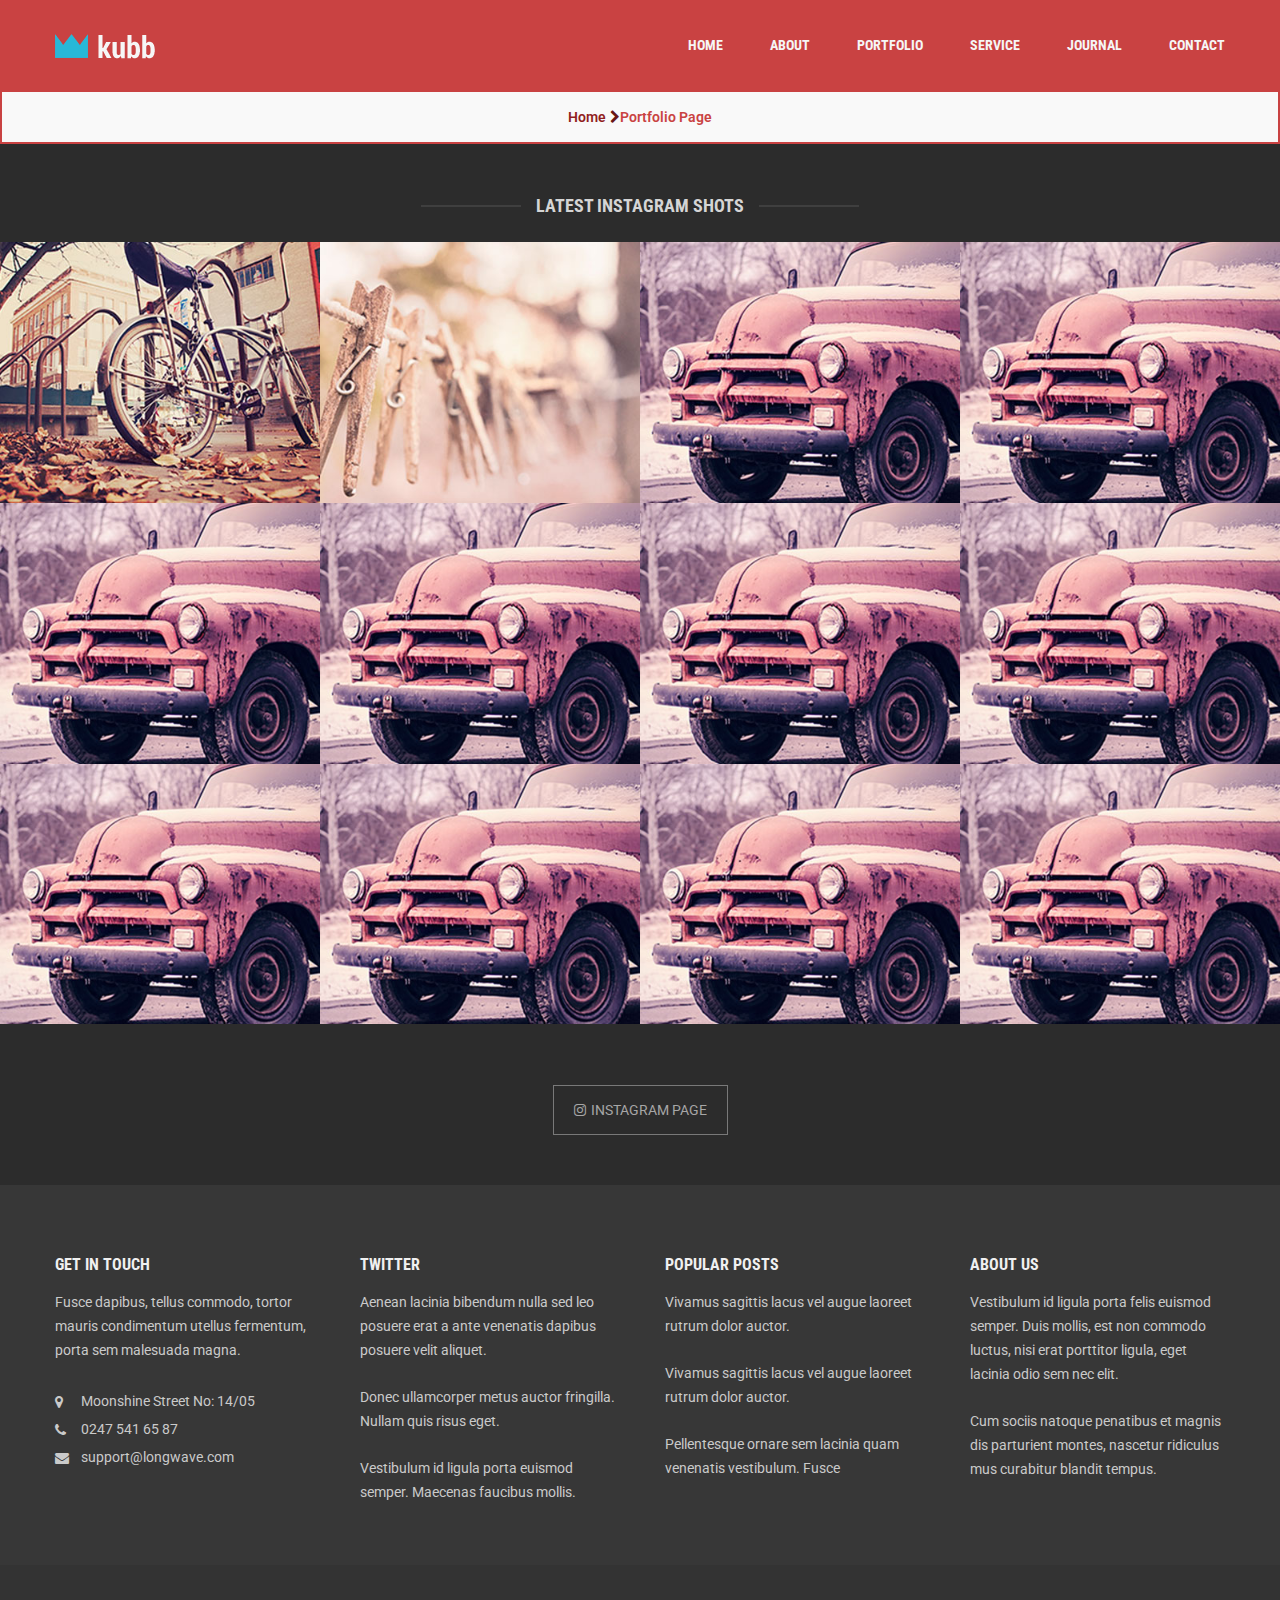
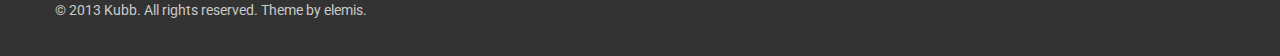
<file: portfolio.html>
<!DOCTYPE html>
<html lang="en">
<head>
    <meta charset="UTF-8">
    <meta name="viewport" content="width=device-width, initial-scale=1.0">
    <title>Document</title>
    <link rel="stylesheet" href="https://stackpath.bootstrapcdn.com/font-awesome/4.7.0/css/font-awesome.min.css">
    <link href="https://fonts.googleapis.com/css2?family=Roboto:wght@300;400;500;700&display=swap" rel="stylesheet">
    <link href="https://fonts.googleapis.com/css2?family=Roboto+Condensed:wght@300;400;700&family=Roboto+Slab:wght@300;400;500;700&display=swap" rel="stylesheet">
    <link rel="stylesheet" href="css/style.css">
</head>
<body id="about-page">
     <!--====navbar part goes here=====-->
     <nav>
        <div class="container">
            <div class="logo">
                <img src="images/logo.png" alt="logo">
            </div>
            <div class="menu">
                <ul>
                    <li><a href="index.html">home</a></li>
                    <li><a href="about.html">about</a></li>
                    <li><a href="portfolio.html">portfolio</a></li>
                    <li><a href="service.html">service</a></li>
                    <li><a href="journal.html">journal</a></li>
                    <li><a href="contact.html">contact</a></li>
                </ul>
            </div>
            <div class="clr"></div>
        </div>
    </nav>
	<!--navbar part end here-->
    <!--about page goes here-->
    <section id="bread">
        <div class="container">
            <div class="breadcumb">
            <a href="index.html">home</a>  <i class="fa fa-chevron-right"></i><span>portfolio page</span>
            </div>
        </div>
    </section>
    <section id="gallery">
        <div class="head">
            <h3>Latest ınstagram shots</h3>
        </div>
        <div class="gal-main">
            <div class="gal-item">
                <img src="images/gal1.jpg" alt="gal1" width="100%">
            </div>
            <div class="gal-item">
                <img src="images/gal2.jpg" alt="gal2" width="100%">
            </div>
            <div class="gal-item">
                <img src="images/gal3.jpg" alt="gal3" width="100%">
            </div>
            <div class="gal-item">
                <img src="images/gal3.jpg" alt="gal4" width="100%">
            </div>
            <div class="gal-item">
                <img src="images/gal3.jpg" alt="gal4" width="100%">
            </div>
            <div class="gal-item">
                <img src="images/gal3.jpg" alt="gal4" width="100%">
            </div>
            <div class="gal-item">
                <img src="images/gal3.jpg" alt="gal4" width="100%">
            </div>
            <div class="gal-item">
                <img src="images/gal3.jpg" alt="gal4" width="100%">
            </div>
            <div class="gal-item">
                <img src="images/gal3.jpg" alt="gal4" width="100%">
            </div>
            <div class="gal-item">
                <img src="images/gal3.jpg" alt="gal4" width="100%">
            </div>
            <div class="gal-item">
                <img src="images/gal3.jpg" alt="gal4" width="100%">
            </div>
            <div class="gal-item">
                <img src="images/gal3.jpg" alt="gal4" width="100%">
            </div>
            
            
            <div class="clr"></div>
        </div>
        <div class="gal-btn">
            <a href="#"><i class="fa fa-instagram""></i>
                Instagram page</a>
        </div>
        <div class="clr"></div>
    </section>

    <!--about page end here-->
    <!--====footer part goes here=====-->
    <footer id="footer">
        <div class="container">
            <div class="footer-item">
                <h2>Get In Touch</h2>
                <p>Fusce dapibus, tellus commodo, tortor mauris condimentum utellus fermentum, porta sem malesuada magna. </p>
                <div class="address">
                <div class="address-item">
                    <div class="icon">
                        <i class="fa fa-map-marker"></i>
                    </div>
                    <div class="address-text">
                       <h6>Moonshine Street No: 14/05 </h6> 
                    </div>
                    <div class="clr"></div>
                </div>

                <div class="address-item">
                    <div class="icon">
                        <i class="fa fa-phone"></i>
                    </div>
                    <div class="address-text">
                       <h6>0247 541 65 87 </h6> 
                    </div>
                <div class="clr"></div>
                </div>


                <div class="address-item">
                    <div class="icon">
                        <i class="fa fa-envelope"></i>
                    </div>
                    <div class="address-text">
                       <h6>support@longwave.com</h6> 
                    </div>
                    <div class="clr"></div>
                </div>
                </div>
            </div>
            <div class="footer-item footer-item2">
                <h2>Twitter</h2>
                <p>Aenean lacinia bibendum nulla sed leo posuere erat a ante venenatis dapibus posuere velit aliquet. </p>
                <p>Donec ullamcorper metus auctor fringilla. Nullam quis risus eget.</p>
                <p>Vestibulum id ligula porta  euismod semper. Maecenas faucibus mollis.</p>
            </div>
            <div class="footer-item footer-item2">
                <h2>Popular Posts</h2>
                <p>Vivamus sagittis lacus vel augue laoreet rutrum dolor auctor.</p>
                <p>Vivamus sagittis lacus vel augue laoreet rutrum dolor auctor.</p>
                <p>Pellentesque ornare sem lacinia quam venenatis vestibulum. Fusce </p>
            </div>
            <div class="footer-item footer-item2 mr-none">
                <h2>About Us</h2>
                <p>Vestibulum id ligula porta felis euismod semper. Duis mollis, est non commodo luctus, nisi erat porttitor ligula, eget lacinia odio sem nec elit. </p>
                <p>Cum sociis natoque penatibus et magnis dis parturient montes, nascetur ridiculus mus curabitur blandit tempus.</p>
            </div>
            
            <div class="clr"></div>
        </div>
    </footer>
    <!--====footer part end here=====-->
    <!--====copyright part goes here=====-->
    <section id="copyright">
        <div class="container">
            <div class="copyright-text">
                <p>© 2013 Kubb. All rights reserved. Theme by elemis.</p>
            </div>
        </div>
    </section>
    <!--====copyright part end here=====-->
</body>
</html>
</file>
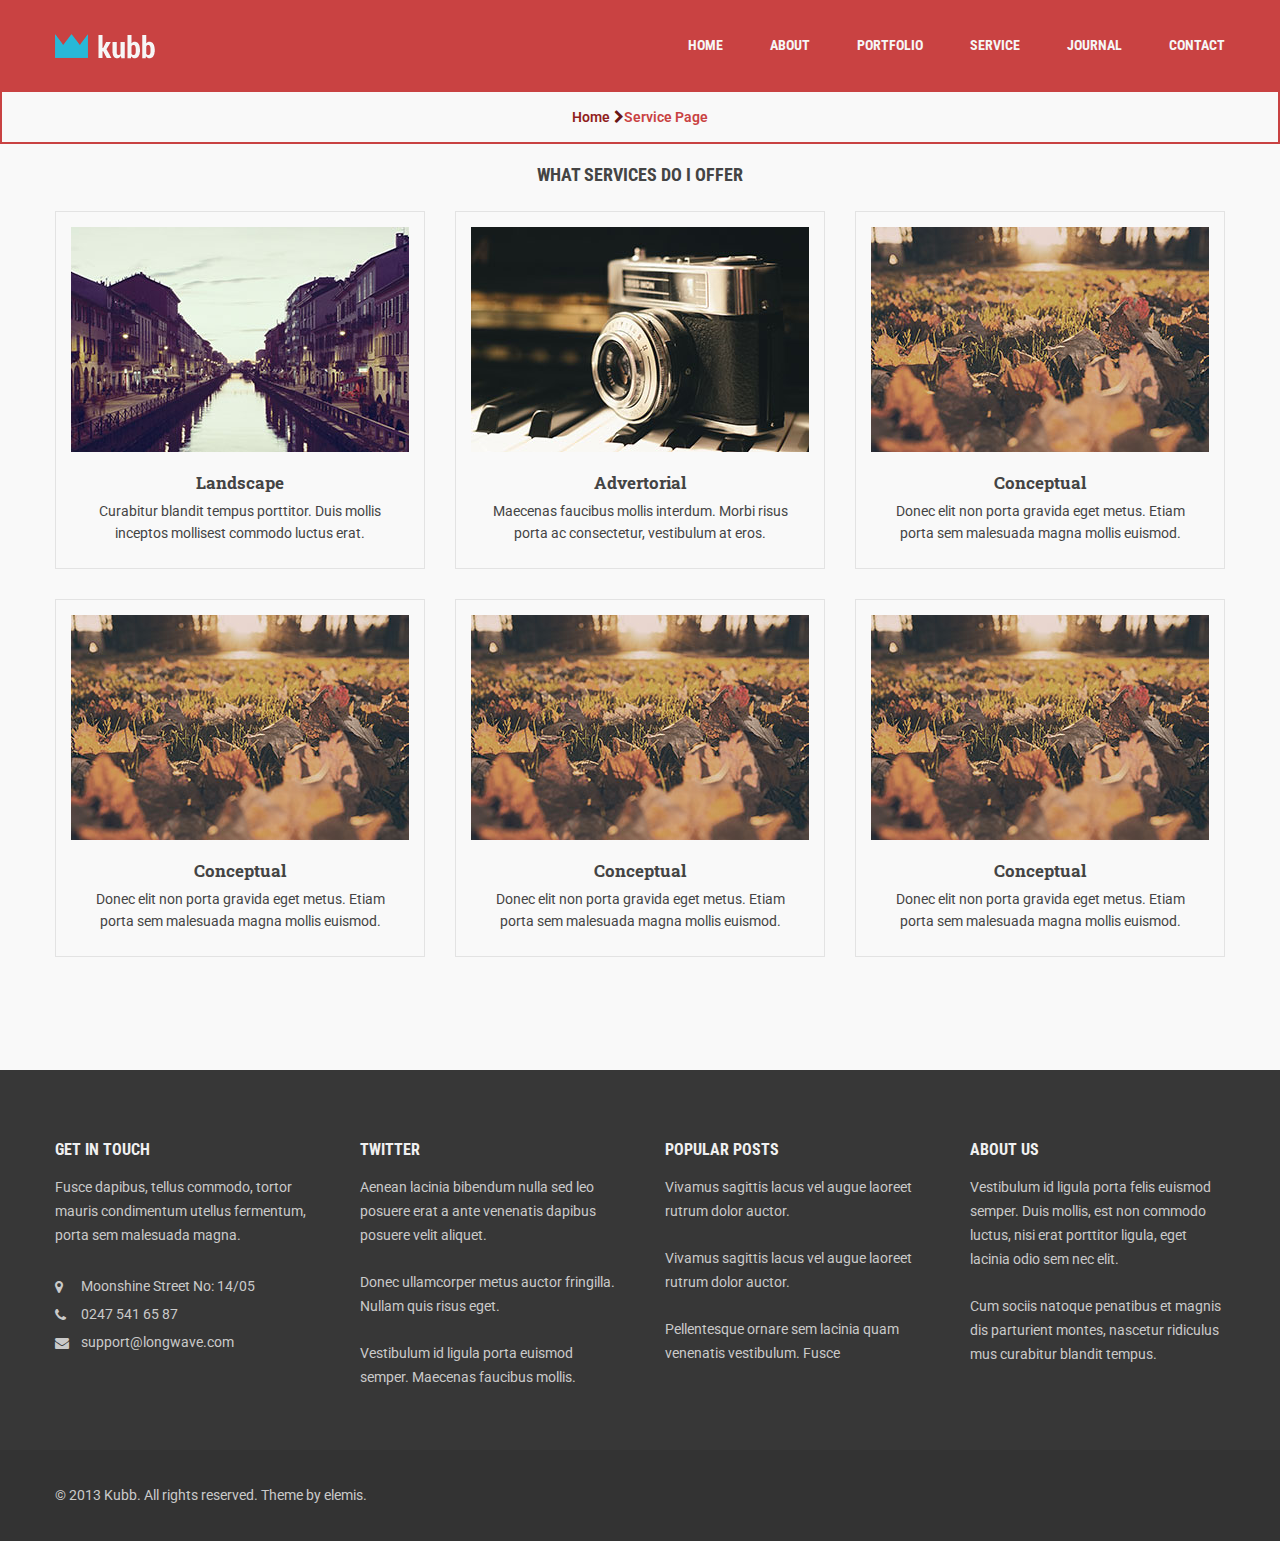
<file: service.html>
<!DOCTYPE html>
<html lang="en">
<head>
    <meta charset="UTF-8">
    <meta name="viewport" content="width=device-width, initial-scale=1.0">
    <title>Document</title>
    <link rel="stylesheet" href="https://stackpath.bootstrapcdn.com/font-awesome/4.7.0/css/font-awesome.min.css">
    <link href="https://fonts.googleapis.com/css2?family=Roboto:wght@300;400;500;700&display=swap" rel="stylesheet">
    <link href="https://fonts.googleapis.com/css2?family=Roboto+Condensed:wght@300;400;700&family=Roboto+Slab:wght@300;400;500;700&display=swap" rel="stylesheet">
    <link rel="stylesheet" href="css/style.css">
</head>
<body id="about-page">
     <!--====navbar part goes here=====-->
     <nav>
        <div class="container">
            <div class="logo">
                <img src="images/logo.png" alt="logo">
            </div>
            <div class="menu">
                <ul>
                    <li><a href="index.html">home</a></li>
                    <li><a href="about.html">about</a></li>
                    <li><a href="portfolio.html">portfolio</a></li>
                    <li><a href="service.html">service</a></li>
                    <li><a href="journal.html">journal</a></li>
                    <li><a href="contact.html">contact</a></li>
                </ul>
            </div>
            <div class="clr"></div>
        </div>
    </nav>
	<!--navbar part end here-->
    <!--about page goes here-->
    <section id="bread">
        <div class="container">
            <div class="breadcumb">
            <a href="index.html">home</a>  <i class="fa fa-chevron-right"></i><span>service page</span>
            </div>
        </div>
    </section>
    
    <section id="service">
        <div class="container">
            <div class="head head1">
                <h3>What services do I offer</h3>
             </div>

                <div class="sevice-main service-page-gal">
                    <div class="service-item">
                        <img src="images/service1.jpg" alt="service1" width="100%">
                        <h3>Landscape</h3>
                        <p>Curabitur blandit tempus porttitor. Duis mollis inceptos mollisest commodo luctus erat. </p>
                    </div>

                    <div class="service-item mx">
                        <img src="images/service2.jpg" alt="service2" width="100%">
                        <h3>Advertorial </h3>
                        <p>Maecenas faucibus mollis interdum. Morbi risus porta ac consectetur, vestibulum at eros.</p>
                    </div>
                
                
                    <div class="service-item">
                        <img src="images/service3.jpg" alt="service3" width="100%">
                        <h3>Conceptual</h3>
                        <p>Donec elit non porta gravida eget metus. Etiam porta sem malesuada magna mollis euismod. </p>
                    </div>

                    <div class="service-item">
                        <img src="images/service3.jpg" alt="service3" width="100%">
                        <h3>Conceptual</h3>
                        <p>Donec elit non porta gravida eget metus. Etiam porta sem malesuada magna mollis euismod. </p>
                    </div>

                    <div class="service-item mx">
                        <img src="images/service3.jpg" alt="service3" width="100%">
                        <h3>Conceptual</h3>
                        <p>Donec elit non porta gravida eget metus. Etiam porta sem malesuada magna mollis euismod. </p>
                    </div>

                    <div class="service-item">
                        <img src="images/service3.jpg" alt="service3" width="100%">
                        <h3>Conceptual</h3>
                        <p>Donec elit non porta gravida eget metus. Etiam porta sem malesuada magna mollis euismod. </p>
                    </div>
                </div>
                <div class="clr"></div>
            </div>
        </div>
    </section>
    <!--about page end here-->
    <!--====footer part goes here=====-->
    <footer id="footer">
        <div class="container">
            <div class="footer-item">
                <h2>Get In Touch</h2>
                <p>Fusce dapibus, tellus commodo, tortor mauris condimentum utellus fermentum, porta sem malesuada magna. </p>
                <div class="address">
                <div class="address-item">
                    <div class="icon">
                        <i class="fa fa-map-marker"></i>
                    </div>
                    <div class="address-text">
                       <h6>Moonshine Street No: 14/05 </h6> 
                    </div>
                    <div class="clr"></div>
                </div>

                <div class="address-item">
                    <div class="icon">
                        <i class="fa fa-phone"></i>
                    </div>
                    <div class="address-text">
                       <h6>0247 541 65 87 </h6> 
                    </div>
                <div class="clr"></div>
                </div>


                <div class="address-item">
                    <div class="icon">
                        <i class="fa fa-envelope"></i>
                    </div>
                    <div class="address-text">
                       <h6>support@longwave.com</h6> 
                    </div>
                    <div class="clr"></div>
                </div>
                </div>
            </div>
            <div class="footer-item footer-item2">
                <h2>Twitter</h2>
                <p>Aenean lacinia bibendum nulla sed leo posuere erat a ante venenatis dapibus posuere velit aliquet. </p>
                <p>Donec ullamcorper metus auctor fringilla. Nullam quis risus eget.</p>
                <p>Vestibulum id ligula porta  euismod semper. Maecenas faucibus mollis.</p>
            </div>
            <div class="footer-item footer-item2">
                <h2>Popular Posts</h2>
                <p>Vivamus sagittis lacus vel augue laoreet rutrum dolor auctor.</p>
                <p>Vivamus sagittis lacus vel augue laoreet rutrum dolor auctor.</p>
                <p>Pellentesque ornare sem lacinia quam venenatis vestibulum. Fusce </p>
            </div>
            <div class="footer-item footer-item2 mr-none">
                <h2>About Us</h2>
                <p>Vestibulum id ligula porta felis euismod semper. Duis mollis, est non commodo luctus, nisi erat porttitor ligula, eget lacinia odio sem nec elit. </p>
                <p>Cum sociis natoque penatibus et magnis dis parturient montes, nascetur ridiculus mus curabitur blandit tempus.</p>
            </div>
            
            <div class="clr"></div>
        </div>
    </footer>
    <!--====footer part end here=====-->
    <!--====copyright part goes here=====-->
    <section id="copyright">
        <div class="container">
            <div class="copyright-text">
                <p>© 2013 Kubb. All rights reserved. Theme by elemis.</p>
            </div>
        </div>
    </section>
    <!--====copyright part end here=====-->
</body>
</html>
</file>
<file: css/style.css>
*{
    margin: 0;
    padding: 0;
    box-sizing: border-box;
}
a{
    text-decoration: none;
}
ul,li{
    list-style-type: none;
}
.clr{
    clear: both;
}
.container{
    width: 1170px;
    margin: 0 auto;
}
.mx{
    margin-left: 30px;
    margin-right: 30px;
}
body{
    background-color: #f9f9f9;
}
/*================Navbar part goes here=================*/
nav{
    background-color: rgba(0, 0, 0,.44);
    position: fixed;
    top: 0;
    left: 0;
    width: 100%;
    z-index: 999;
}
.logo{
    width: 270px;
    float: left;
}
.logo img{
    padding-top: 34px;
    
}
.menu{
    width: 900px;
    float: left;
    text-align: right;
    
}
.menu ul li{
    display: inline;
}
.menu ul li a{
    padding-left: 43px;
    line-height: 90px;
    font-family: 'Roboto Condensed', sans-serif;
    font-size: 14px;
    font-weight: 700;
    color: #f6f6f6;
    text-transform: uppercase;
    transition: all linear .5s;
}
.menu ul li a:hover {
    color: #28B8D8;
}
/*================Navbar part end here=================*/
/*================Banner part goes here=================*/
#banner{
    background: url(../images/banner.jpg);
    background-size: cover;
    background-position: center;
    background-repeat: no-repeat;
    padding-top: 331px;
    padding-bottom: 252px;
}
.banner-text{
    text-align: center;
}
.banner-text h1{
    font-weight: 700;
    color: #ffffff;
    font-family: 'Roboto Condensed', sans-serif;
    font-size: 50px;
    text-transform: uppercase;
    line-height: 1;
}
.banner-text h3{
    font-weight: 300;
    color: #ffffff;
    font-family: 'Roboto Slab', serif;
    font-size: 40px;
    text-transform: uppercase;
    letter-spacing: 4px;
    padding-bottom: 5px;
}
.banner-text p{
    font-weight: 300;
    color: #ffffff;
    font-family: 'Roboto Slab', serif;
    font-size: 14px;
}

/*================banner part end here=================*/
/*================intro part goes here=================*/
#intro{
    padding-top: 72px;
    padding-bottom: 71px;
}
.intro-text{
    text-align: center;
}
.intro-text h2{
    padding-bottom: 20px;
    font-weight: 300;
    color: #444444;
    font-family: 'Roboto Slab', serif;
    font-size: 30px;
}
.intro-text p{
    font-weight: 400;
    color: #666666;
    font-family: 'Roboto', serif;
    font-size: 14px;

}
/*================intro part end here=================*/
/*================service part goes here=================*/
#service{
    padding-bottom: 83px;
}

.head{
    text-align: center;
    padding-bottom: 26px;
}
.head h3{
    font-family: 'Roboto Condensed', sans-serif;
    font-weight: 700;
    color: #444444;
    font-size: 18px;
    text-transform: uppercase;
}
.service-item{
    width: 370px;
    float: left;
    border: 1px solid #e3e3e3;
    padding: 15px;
    text-align: center;
}
.service-item h3{
    font-weight: 700;
    color: #444444;
    font-family: 'Roboto Slab', serif;
    font-size: 17px;
    padding-top: 15px;
}
.service-item p{
    font-weight: 400;
    color: #444444;
    font-family: 'Roboto', serif;
    font-size: 14px;
    line-height: 22px;
    padding: 0 16px;
    padding-top: 6px;
    padding-bottom: 9px;
}
/*================Navbar part end here=================*/
/*================gallrey part end here=================*/
#gallery{
    background-color: #2c2c2c;
    padding-top: 51px;
    padding-bottom: 66px;
}
#galery .head{
    padding-bottom: 44px;
}
#gallery .head h3{
    color: #d5d5d5;
    position: relative;
    display: inline-block;
   
}

#gallery .head h3::before{
    position: absolute;
    content: '';
    width: 100px;
    height: 1px;
    background-color: #535353;
    top: 50%;
    left: -115px;
    transform: translateY(-50%);
}
#gallery .head h3::after{
    position: absolute;
    content: '';
    width: 100px;
    height: 1px;
    background-color: #535353;
    top: 50%;
    right: -115px;
    transform: translateY(-50%);
}
.gal-item{
    width: 25%;
    float: left;
    line-height: 0;
}
.gal-btn{
    text-align: center;
    padding-top: 77px;
}
.gal-btn a {
    padding: 16px 20px;
    border: 1px solid #797979;
    font-weight: 400;
    color: #a6a6a6;
    font-family: 'Roboto', serif;
    font-size: 14px;
    text-transform: uppercase;
}
.gal-btn i{
    margin-right: 2px;
} 
/*================Navbar part end here=================*/
/*================journal part end here=================*/
#journal{
    padding-top: 78px;
    padding-bottom: 81px;
}
#journal .head h3{
    position: relative;
    display: inline-block;
}
#journal .head h3::before{
    position: absolute;
    content: '';
    width: 100px;
    height: 1px;
    background-color: #535353;
    top: 50%;
    left: -115px;
    transform: translateY(-50%);
}
#journal .head h3::after{
    position: absolute;
    content: '';
    width: 100px;
    height: 1px;
    background-color: #535353;
    top: 50%;
    right: -115px;
    transform: translateY(-50%);
}
.journal-item{
    width: 370px;
    float: left;
    text-align: center;
    border: 1px solid #e3e3e3;
}
.journal-item h2{
    font-weight: 700;
    color: #444444;
    font-family: 'Roboto Slab', serif;
    font-size: 16px;
    text-transform: capitalize;
}
.journal-item h6{
    font-weight: 400;
    color: #999999;
    font-family: 'Roboto', serif;
    font-size: 12px;
    padding-top: 8px;
}
.journal-top{
    padding: 25px;
}
.journal-bottom{
    padding: 25px;
    text-align: left;
}
.journal-bottom p{
    font-weight: 400;
    color: #666666;
    font-family: 'Roboto', serif;
    font-size: 14px;
    padding: 0 5px;
    padding-bottom: 8px;
    line-height: 22px;
}
.journal-bottom a{
    font-weight: 400;
    color: #999999;
    font-family: 'Roboto', serif;
    font-size: 11px;
    text-transform: uppercase;
    padding-bottom: 5px;
    border-bottom: 1px solid #28b8d8;
}
.journal-bottom span{
    float: right;
    font-weight: 400;
    color: #999999;
    font-family: 'Roboto', serif;
    padding-right: 9px;
}
.journal-bottom i{
    padding-right: 4px;
}
/*================little part goes here=================*/
#little{
    padding-bottom: 76px;
}
.little-left{
    width: 570px;
    float: left;
    margin-right: 30px;
}
.little-left .head{
    text-align: left;
}
.little-left .head h3{
    position: relative;
    display: inline-block;
}
.little-left .head h3::after{
    position: absolute;
    content: '';
    width: 100px;
    height: 1px;
    background-color: #d9d9d9;
    top: 50%;
    right: -115px;
    transform: translateY(-50%);
}
.little-left-img{
    width: 200px;
    float: left;
    margin-right: 25px;
}
.little-left-text h5{
    font-weight: 300;
    color: #666666;
    font-family: 'Roboto Slab', serif;
    font-size: 18px;
    line-height: 28px;
    padding-bottom: 16px;
}
.little-left-text p{
    font-weight: 400;
    color: #666666;
    font-family: 'Roboto', serif;
    font-size: 14px;
    line-height: 24px;
}
.little-left-text{
    width: 345px;
    float: left;
}
.little-right{
    width: 570px;
    float: left;
}
.little-right .head{
    text-align: left;
}
.little-right .head h3{
    position: relative;
    display: inline-block;
}
.little-right .head h3::after{
    position: absolute;
    content: '';
    width: 100px;
    height: 1px;
    background-color: #d9d9d9;
    top: 50%;
    right: -115px;
    transform: translateY(-50%);
}
.little-service-icon{
    width: 45px;
    float: left;
    margin-right: 25px;
}
.little-service-text{
    width: 500px;
    float: left;
}
.little-service-text h2{
    font-weight: 700;
    color: #444444;
    font-family: 'Roboto Slab', serif;
    font-size: 17px;
    padding-bottom: 10px;
    text-transform: capitalize;
}
.little-service-text p{
    font-weight: 400;
    color: #666666;
    font-family: 'Roboto', serif;
    font-size: 14px;
    line-height: 22px;
}
.little-service-main p{
    padding-bottom: 20px;
}
/*================footer part goes here=================*/
#footer{
    background-color: #373737;
    padding-top: 70px;
    padding-bottom: 38px;
}
.footer-item{
    width: 255px;
    float: left;
    margin-right: 50px;

}
.footer-item h2{
    font-family: 'Roboto Condensed', sans-serif;
    font-weight: 700;
    color: #f0f0f0;
    font-size: 16px;
    text-transform: uppercase;
    padding-bottom: 16px;
}
.footer-item p{
    font-family: 'Roboto', serif;
    font-weight: 400;
    color: #cacaca;
    font-size: 14px;
    line-height: 24px; 
}
.footer-item h6{
    font-family: 'Roboto', serif;
    font-weight: 400;
    color: #cacaca;
    font-size: 14px;
}
.address{
    padding-top: 26px;
}
.address i{
    margin-right: 12px;
}
.icon {
    float: left;
    width: 10%;
}
.address-text{
    float: left;
    width: 90%;
}
.address-item i{
    color: #cacaca;
    font-size: 14px;
    padding-bottom: 7px;
}
.footer-item2 p{
    padding-bottom: 23px;
}
.mr-none{
    margin-right: 0;
}
/*================footer part end here=================*/
/*================copyright part goes here=================*/
#copyright{
    background-color: #333333;
}
.copyright-text p{
    font-family: 'Roboto', serif;
    font-weight: 400;
    color: #cacaca;
    font-size: 14px;
    line-height: 91px;
}
/*================copyright part end here=================*/
/*================About page css part goes here=================*/
#about-page nav{
    position: static;
    background-color: rgb(201, 66, 66);
}
#bread{
    border: 2px solid rgb(201, 66, 66);
}
.breadcumb{
    line-height: 50px;
    text-align: center;
}
.breadcumb i{
    font-size: 14px;
    border-radius: 80%; 
    color: #691515; 
}
.breadcumb a{
    font-family: 'Roboto', serif;
    font-weight: 600;
    color: rgb(145, 30, 30);
    font-size: 14px;
    text-transform: capitalize;
}
.breadcumb span{
    font-family: 'Roboto', serif;
    font-weight: 600;
    color: rgb(201, 66, 66);
    font-size: 14px;
    text-transform: capitalize;
}
.about-img{
    width: 270px;
    float: left;
    margin-right: 30px;
    padding-left: 72px;
}
.about-text{
    width: 770px;
    float: left;
}
#about-us{
    padding-top: 50px;
    padding-bottom: 50px;
}
.about-text h3{
    font-family: 'Roboto Condensed', sans-serif;
    font-weight: 700;
    color: #202020;
    font-size: 20px;
    text-transform: uppercase;
    padding-bottom: 10px;
}
.about-text p{
    font-family: 'Roboto', serif;
    font-weight: 400;
    color: #1f1e1e;
    font-size: 14px;
    text-transform: capitalize;
    padding-bottom: 10px;
    line-height: 25px;
}
.social{
    padding-top: 8px;
}
.social i{
    width: 30px;
    height: 30px;
    background-color: rgb(201, 66, 66);
    text-align: center;
    line-height: 30px;
    border-radius: 50%;
    color: #ffffff;
    margin-right: 5px;
}
#funfact{
    padding-bottom: 80px;
}
.fun-fact-item{
    width: 130px;
    height: 130px;
    float: left;
    border-radius: 50%;
    background-color: #dacfcf;
    text-align: center;
    font-family: 'Roboto', serif;
    font-weight: 700;
    color: #a32a2a;
    font-size: 20px;
    text-transform: uppercase;
    padding: 10px 0;
    margin-right: 110px;
    transition: all linear .5s;
}
.fun-fact-item h3{
    font-size: 30px;
}
.fun-fact-item:hover{
    background-color: cadetblue;
    color: #ffffff;
}
.fun-fact-item h3{
    padding-top: 25px;
}
.fun-fact-item p{
    font-size: 14px;
}
.fun-fact-item1{
    padding-left: 72px;
}
.fun-fact-item .mlr{
    margin-right: none;
}

/*================service page css part end here=================*/
.service-page-gal .service-item{
    margin-bottom: 30px;
}
.head1 h3{
    padding-top: 20px;
    
}
/*================service page css part end here=================*/
/*================contact page css part goes here=================*/
.contact-form-main{
    width: 570px;
    padding-top: 40px;
    padding-bottom: 40px;
    margin-right: 30px;
    float: left;
}

.contact-form{
    text-align: center;
    font-family: 'Roboto Condensed', sans-serif;
    font-weight: 700;
    color: #202020;
    font-size: 20px;
    text-transform: uppercase;
    border-bottom: 2px solid #a32a2a ;
}
.register{
    background-color:  #a82f2f;
    color: #ffffff;
    margin-top: 20px;
    padding-left: 80px;
    border-radius: 20px;
    padding-bottom: 20px;
    
}

#pt{
    padding-top: 40px;
}
.label-item{
    font-family: 'Roboto Condensed', sans-serif;
    font-weight: 400;
    color: #ffffff;
    font-size: 14px;
    text-transform: capitalize;
}
#name{
    width: 400px;
    border: none;
    border-radius: 5px;
    outline: 0;
    padding: 7px;
}
#ph{
    width: 60px;
    border: none;
    border-radius: 5px;
    outline: 0;
    padding: 7px;
}
#num{
    width: 336px;
    border: none;
    border-radius: 5px;
    outline: 0;
    padding: 7px;
}
#sub{
    width: 400px;
    font-family: 'Roboto', sans-serif;
    font-weight: 600;
    color: #a32a2a;
    font-size: 20px;
    text-transform: capitalize;
    border: none;
    border-radius: 5px;
    padding: 7px;
    outline: 0;
}
.map-main{
    width: 570px;
    float: left;
    padding-top: 40px;
}
iframe{
    height: 350px;
    padding-top: 20px;
    width: 570px;
    padding-bottom: 20px;
    
}
.map1{
    text-align: center;
    font-family: 'Roboto Condensed', sans-serif;
    font-weight: 700;
    color: #202020;
    font-size: 20px;
    text-transform: uppercase;
    border-bottom: 2px solid #a32a2a ;
}
.address1 h1{
    width: 80px;
    text-align: center;
    font-family: 'Roboto Condensed', sans-serif;
    font-weight: 700;
    color: #ffffff;
    font-size: 20px;
    text-transform: capitalize;
    background-color: #a82f2f;
    border-radius: 5px;
    
    
}
.address-item{
    padding-top: 5px;
}
.address-item h4{
    width: 400px;
    margin-right: 0px;
    text-align: left;
    font-family: 'Roboto Condensed', sans-serif;
    font-weight: 400;
    color: #ffffff;
    font-size: 14px;
    text-transform: capitalize;
    background-color: #a82f2f;
    border-radius: 5px;
    padding: 2px 10px;
}


/*================journal page css part end here=================*/
.journal-page-gal .journal-item {
    margin-bottom: 30px;
}
/*================About page css part end here=================*/
/*================About page css part end here=================*/
/*================About page css part end here=================*/
/*================About page css part end here=================*/
/*================About page css part end here=================*/
</file>
